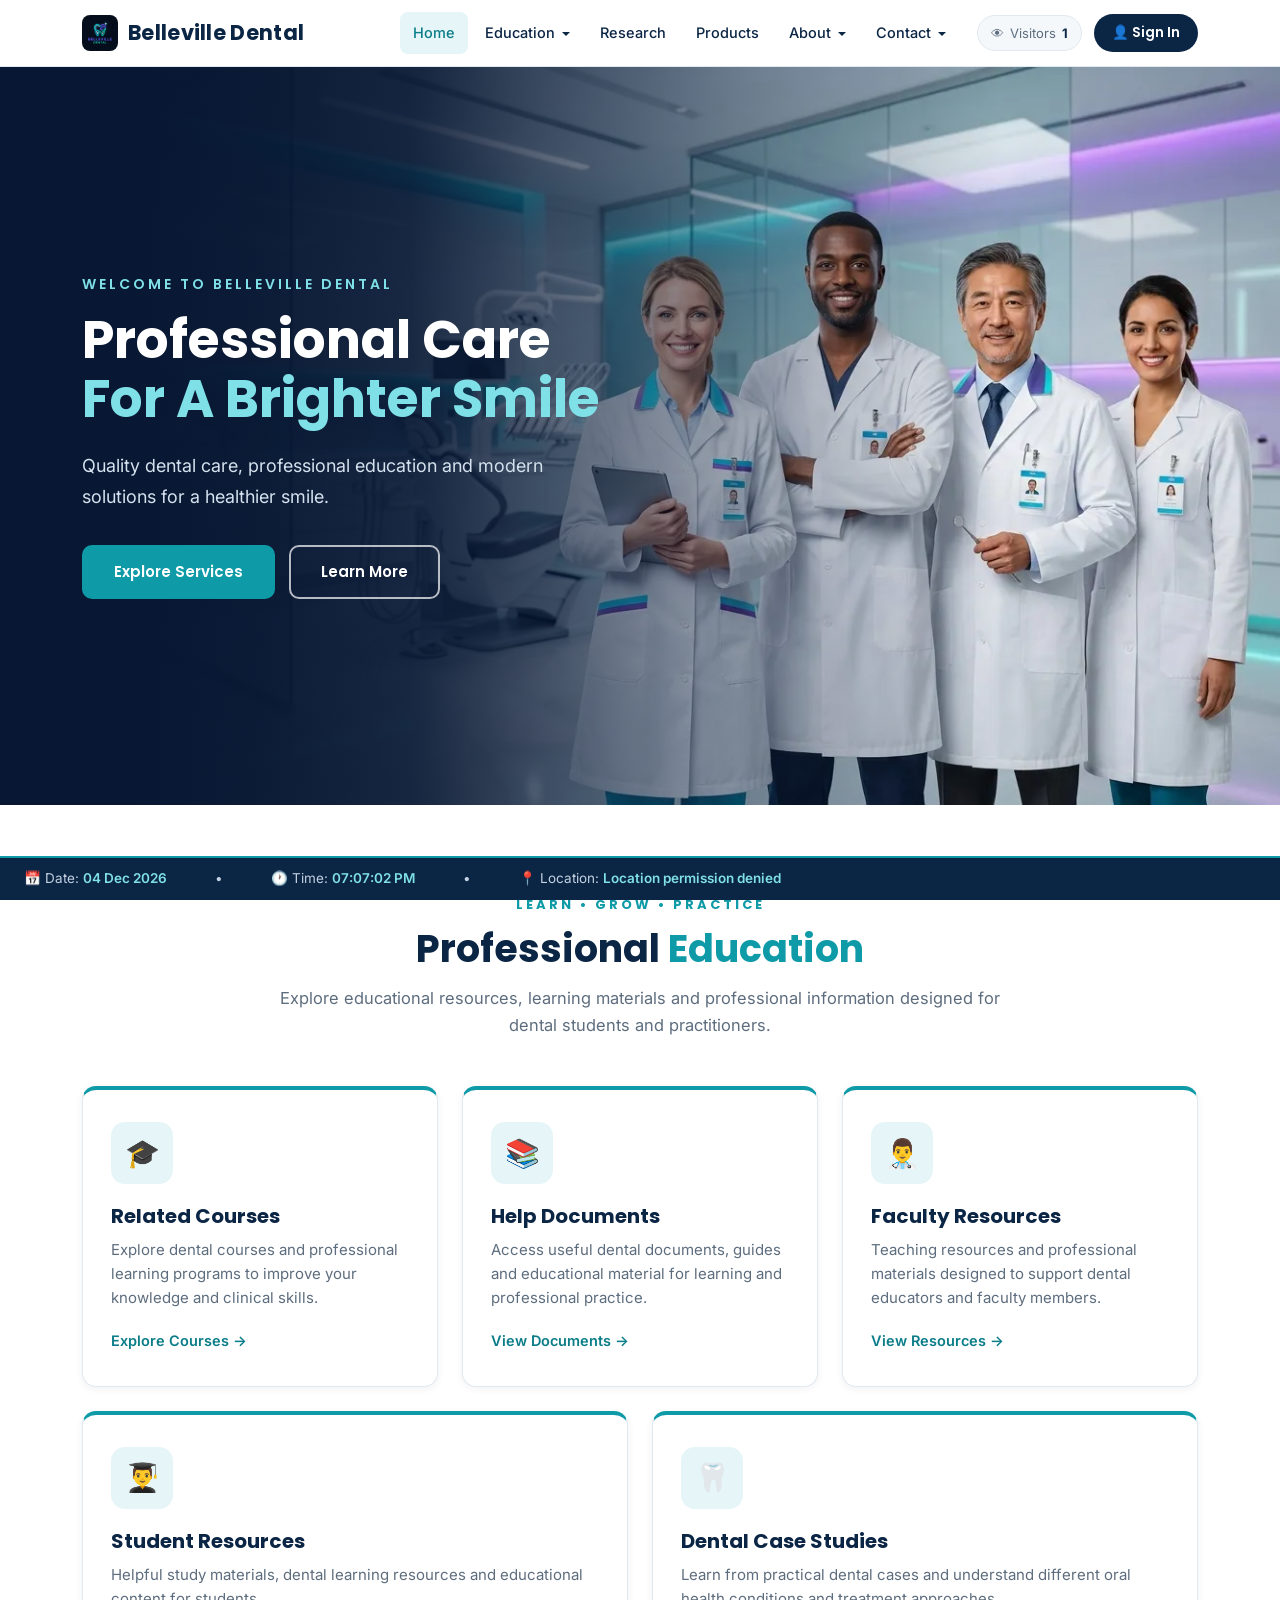
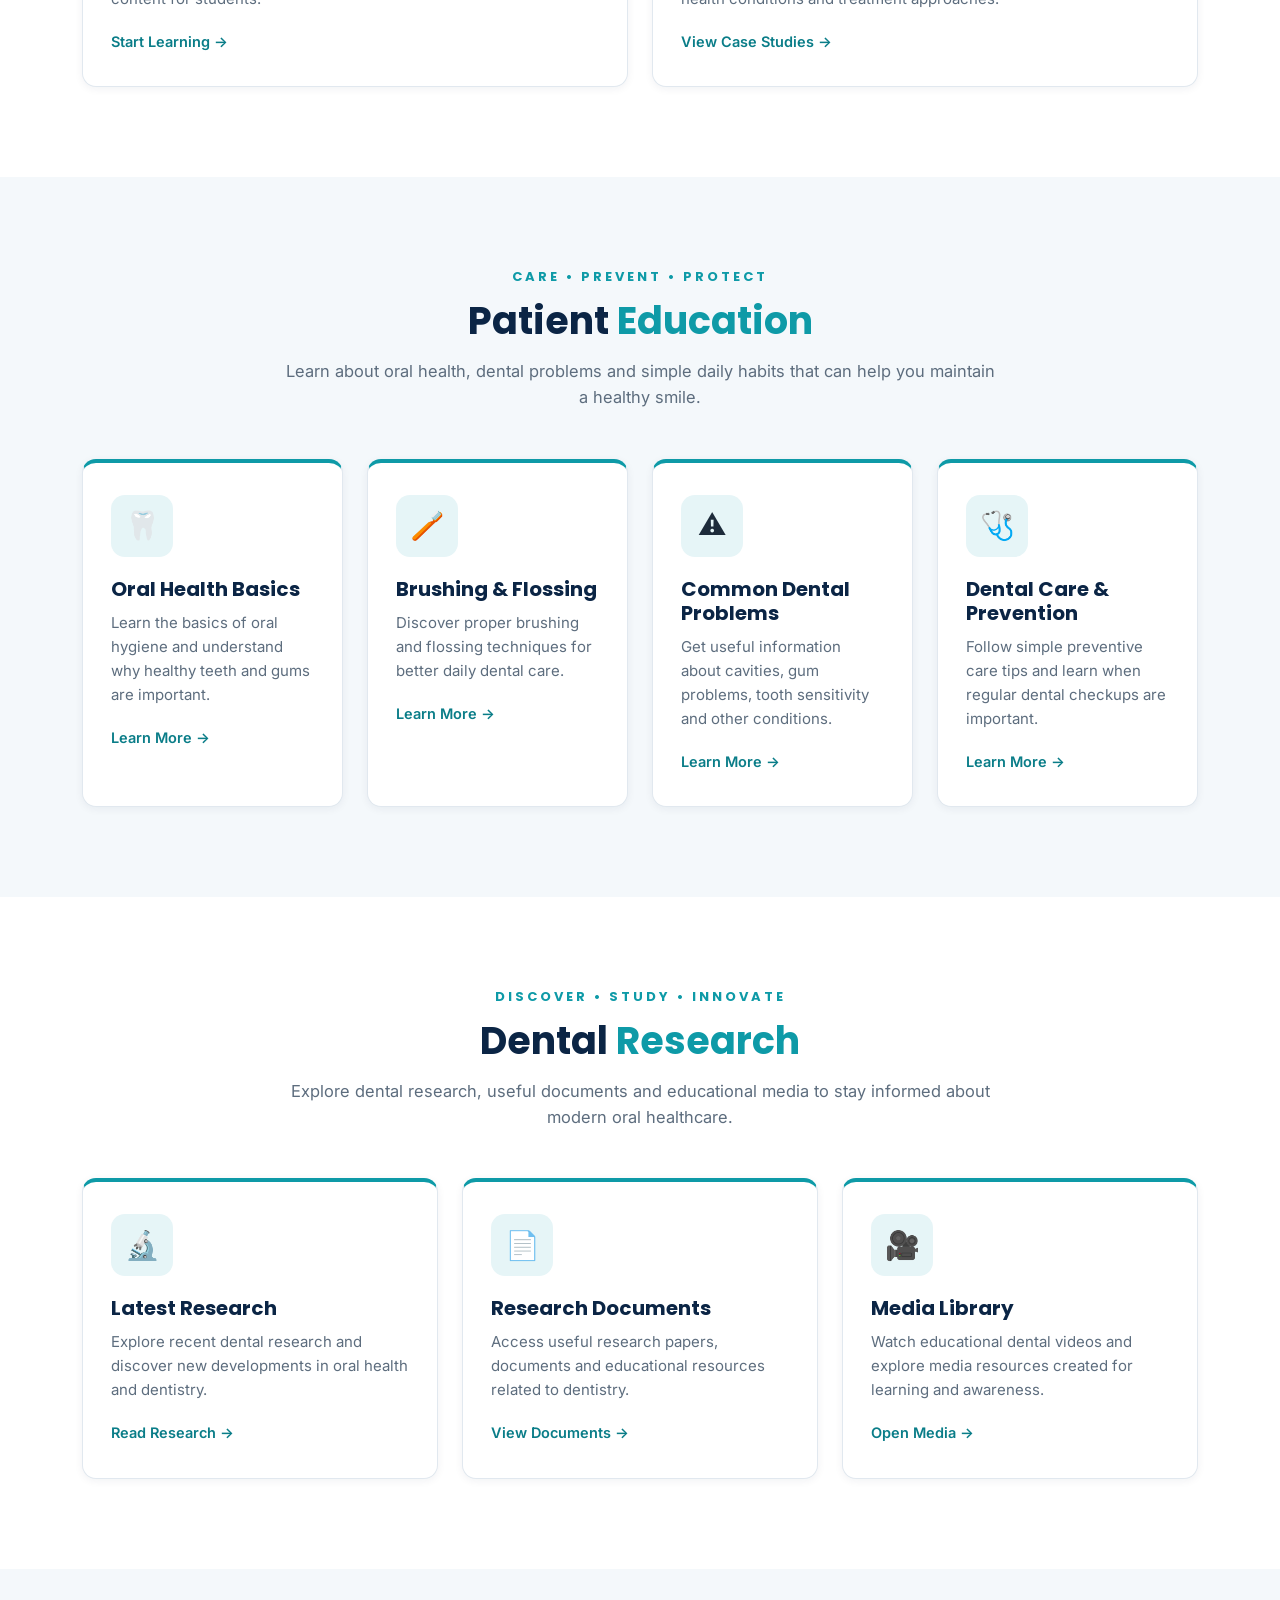
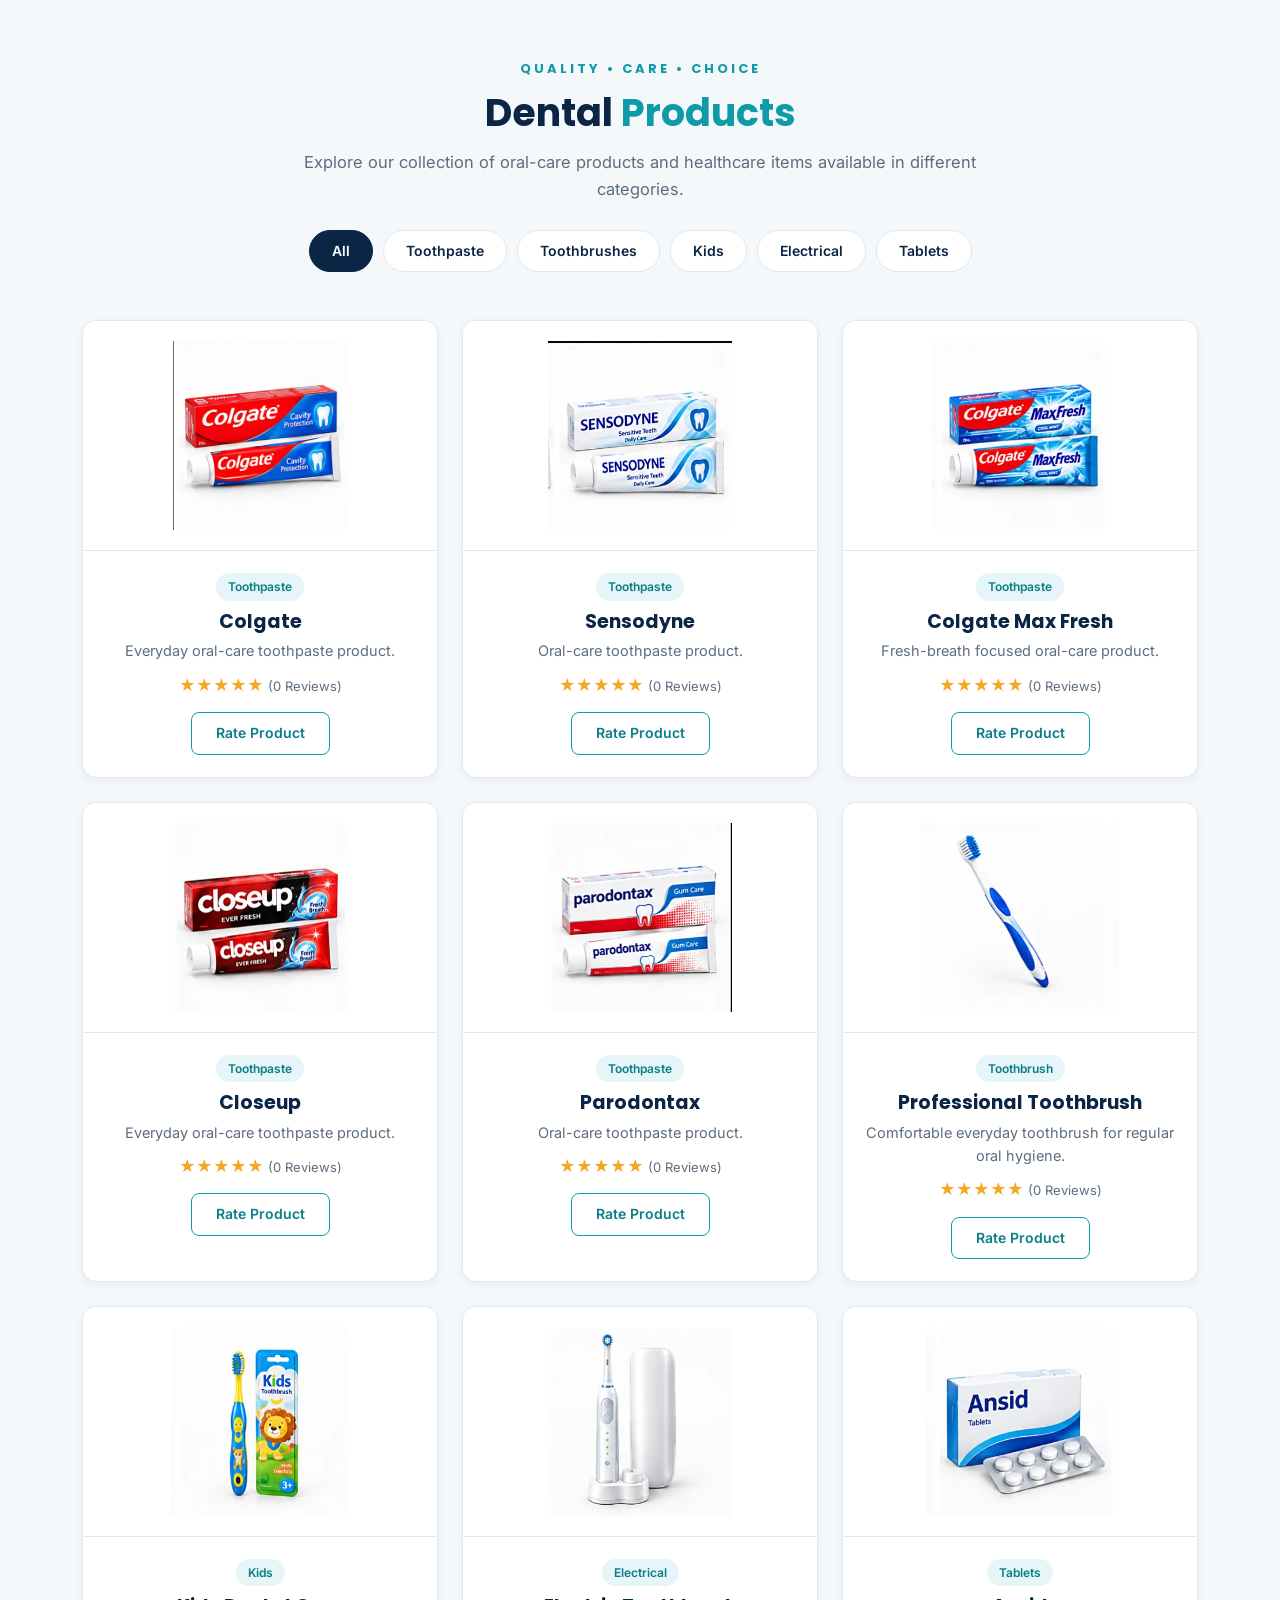
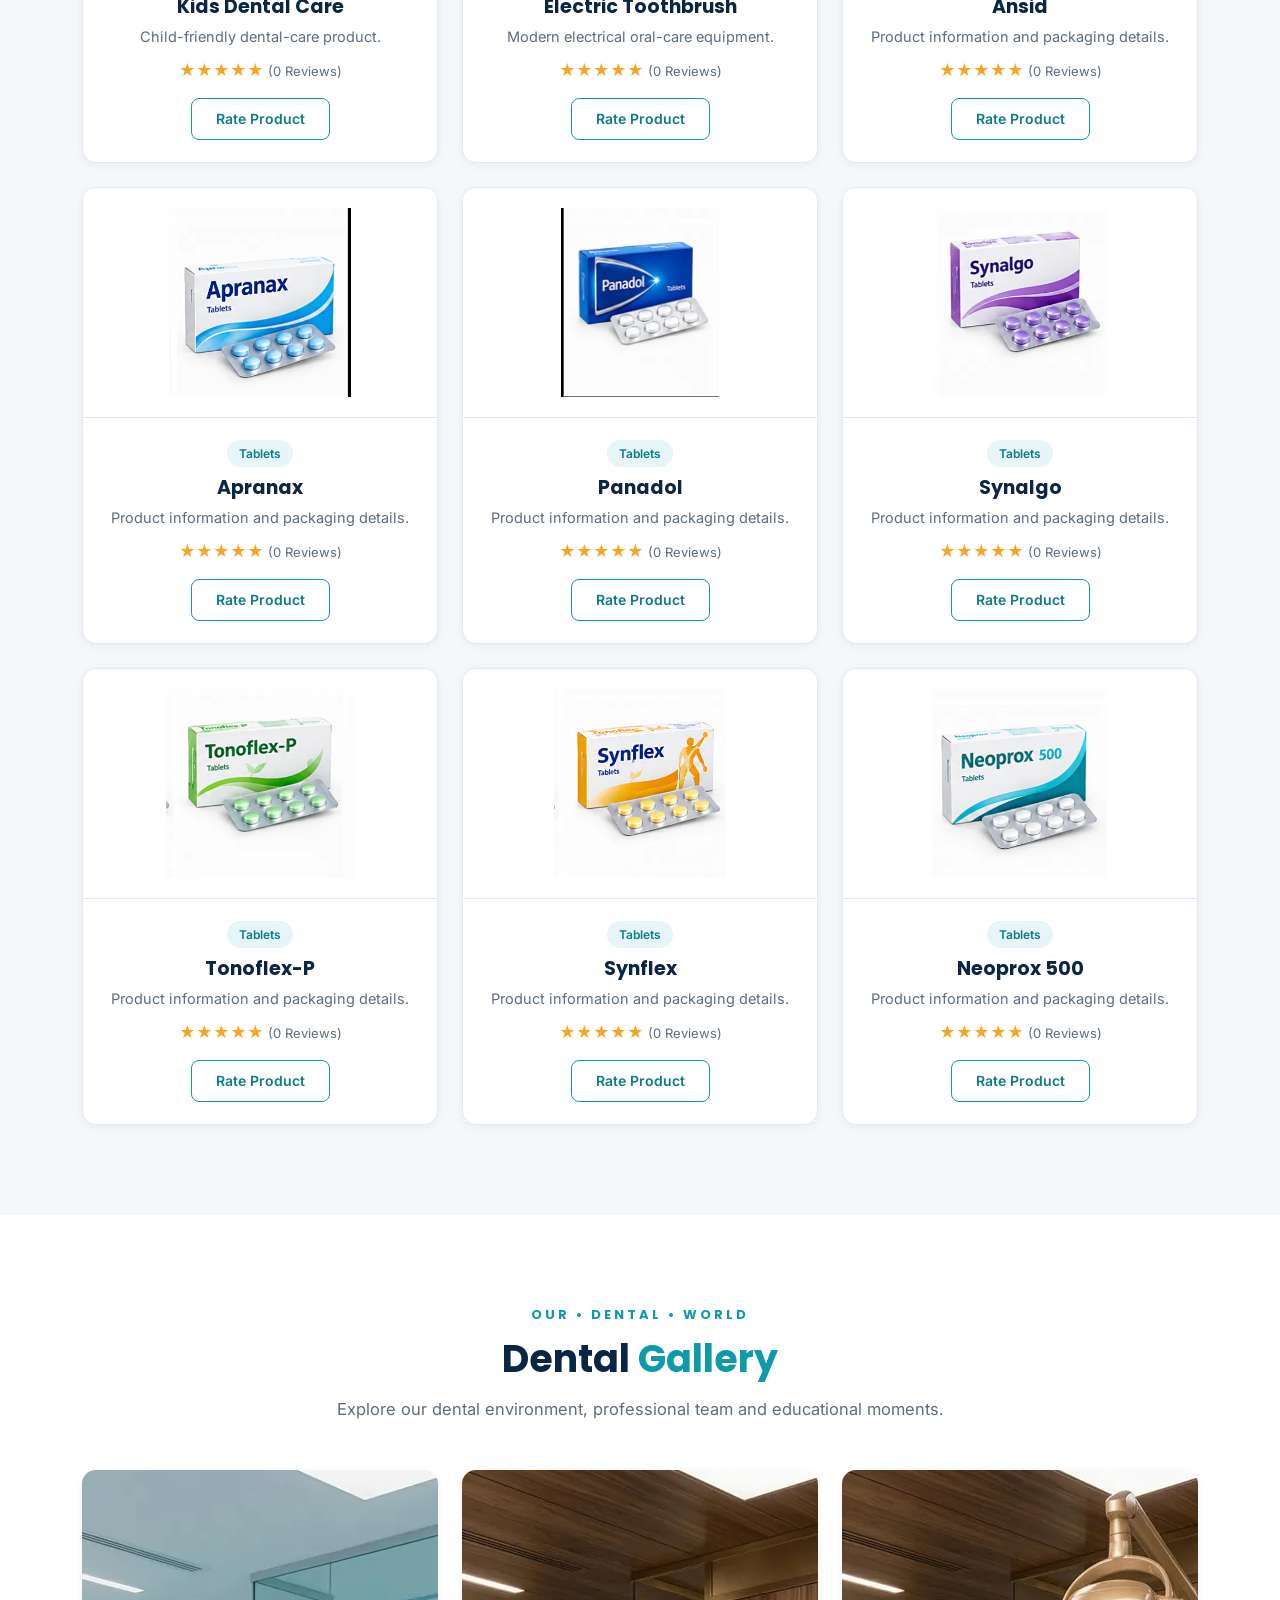
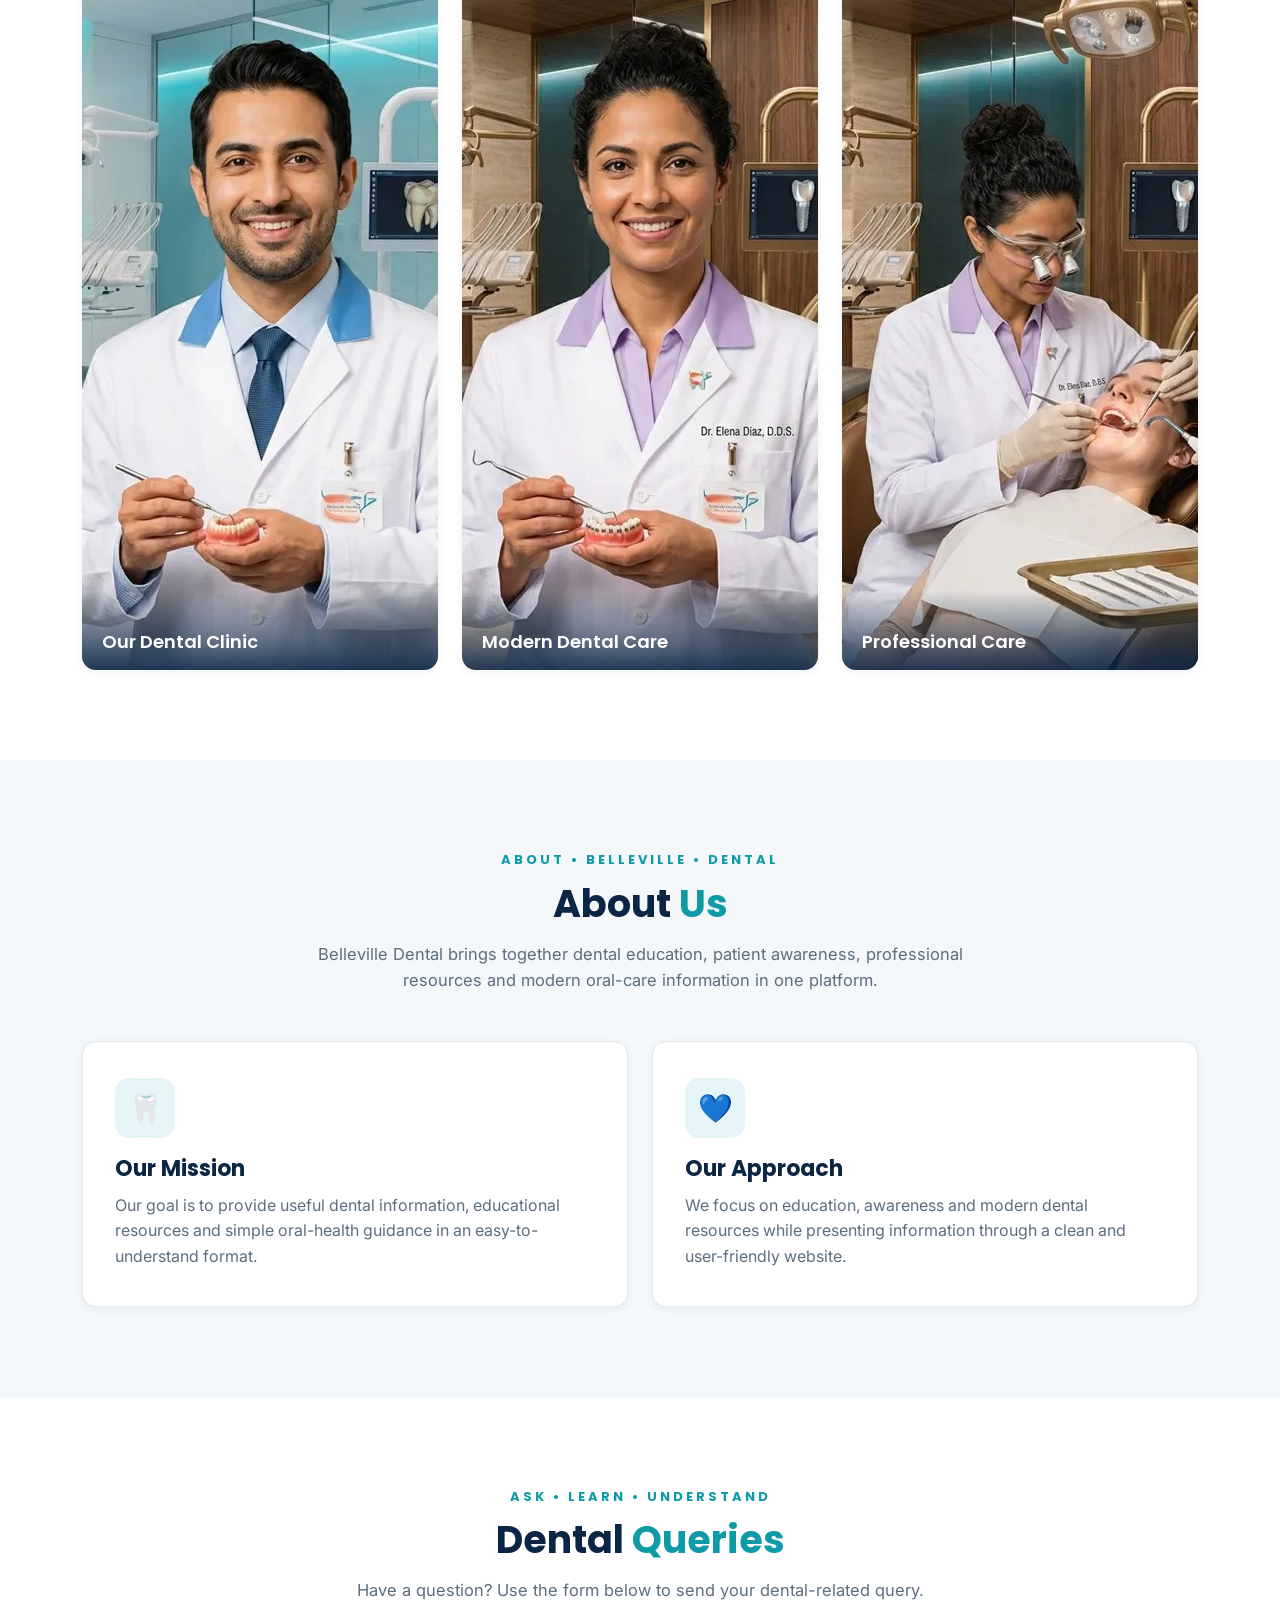
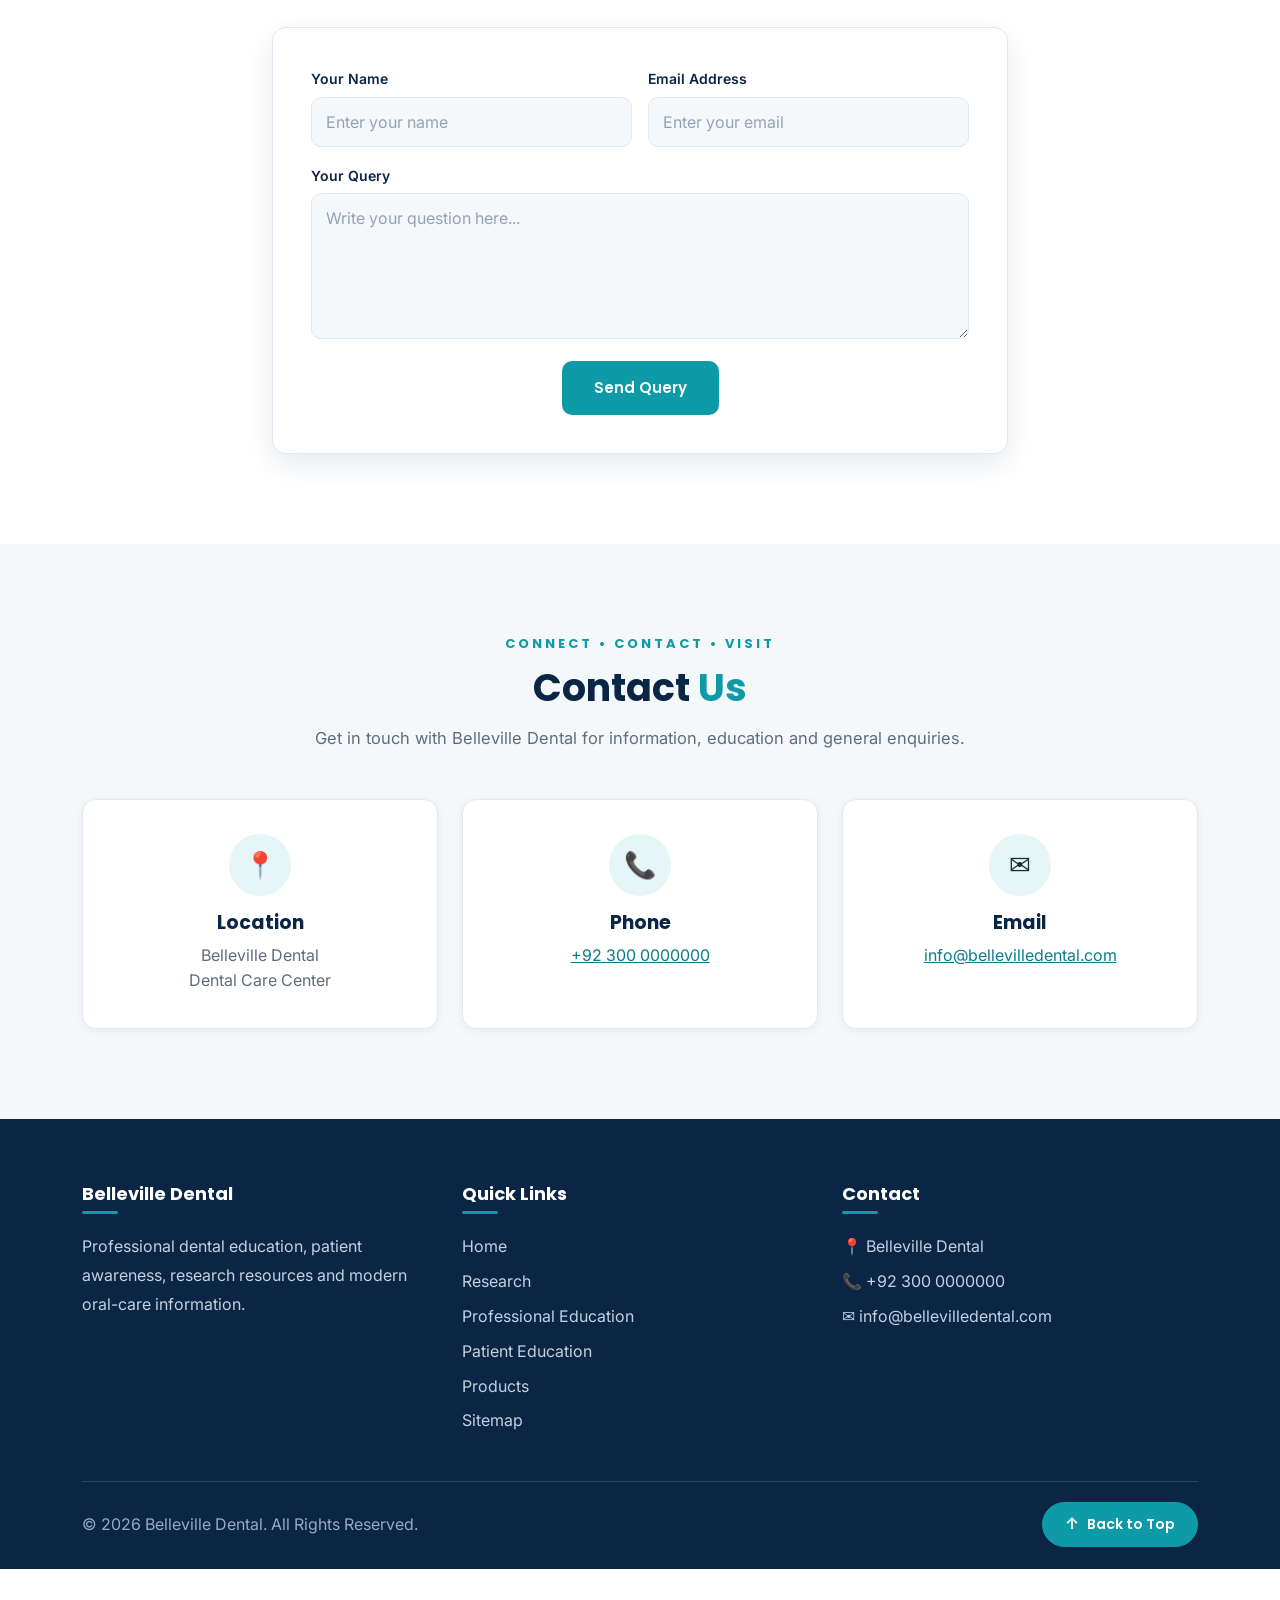
<file: index.html>
<!DOCTYPE html>

<html lang="en">

<head>
<meta charset="UTF-8">

    <meta name="viewport" content="width=device-width, initial-scale=1.0">

    <title>Belleville Dental | Oral Health Education &amp; Dental Care Guides</title>
    <meta name="description" content="Belleville Dental provides practical oral health education, dental care guides, research resources and information about everyday products for healthier teeth and gums.">
    <meta name="keywords" content="Belleville Dental, oral health, dental care, dental education, teeth care, gum health, dental products, patient dental guides">
    <meta name="referrer" content="strict-origin-when-cross-origin">
    <meta name="robots" content="index, follow, max-image-preview:large">
    <meta name="author" content="Belleville Dental">
    <meta name="theme-color" content="#0a1f44">
    <link rel="canonical" href="https://www.bellevilledental.com/">

    <!-- Open Graph (Facebook, WhatsApp, LinkedIn) -->
    <meta property="og:type" content="website">
    <meta property="og:site_name" content="Belleville Dental">
    <meta property="og:title" content="Belleville Dental | Oral Health Education &amp; Dental Care Guides">
    <meta property="og:description" content="Practical oral health education, dental care guides, research resources and everyday oral-care information from Belleville Dental.">
    <meta property="og:url" content="https://www.bellevilledental.com/">
    <meta property="og:image" content="https://www.bellevilledental.com/images/hero-section.webp">
    <meta property="og:image:type" content="image/webp">
    <meta property="og:image:width" content="1200">
    <meta property="og:image:height" content="630">
    <meta property="og:image:alt" content="Belleville Dental team">
    <meta property="og:locale" content="en_US">

    <!-- Twitter card -->
    <meta name="twitter:card" content="summary_large_image">
    <meta name="twitter:title" content="Belleville Dental | Oral Health Education &amp; Dental Care Guides">
    <meta name="twitter:description" content="Practical oral health education, dental care guides, research resources and everyday oral-care information from Belleville Dental.">
    <meta name="twitter:image" content="https://www.bellevilledental.com/images/hero-section.webp">
    <meta name="twitter:image:alt" content="Belleville Dental team of dentists ready to help">

    <link rel="icon" href="images/belleville-dental-favicon.png" type="image/png">
    <link rel="apple-touch-icon" href="images/belleville-dental-favicon.png">
    <link rel="preload" as="image" href="images/hero-section.webp" media="(min-width: 992px)">

    <!-- Structured data (helps Google understand the site) -->
    <script type="application/ld+json">
    {
        "@context": "https://schema.org",
        "@graph": [
            {
                "@type": "Organization",
                "@id": "https://www.bellevilledental.com/#organization",
                "name": "Belleville Dental",
                "url": "https://www.bellevilledental.com/",
                "logo": "https://www.bellevilledental.com/images/belleville-dental-favicon.png",
                "email": "info@bellevilledental.com"
            },
            {
                "@type": "WebSite",
                "@id": "https://www.bellevilledental.com/#website",
                "url": "https://www.bellevilledental.com/",
                "name": "Belleville Dental",
                "description": "Belleville Dental provides practical oral health education, dental care guides, research resources and information about everyday products for healthier teeth and gums.",
                "inLanguage": "en",
                "publisher": { "@id": "https://www.bellevilledental.com/#organization" }
            },
            {
                "@type": "WebPage",
                "@id": "https://www.bellevilledental.com/#webpage",
                "url": "https://www.bellevilledental.com/",
                "name": "Belleville Dental | Oral Health Education & Dental Care Guides",
                "description": "Practical oral health education, dental care guides, research resources and everyday oral-care information from Belleville Dental.",
                "isPartOf": { "@id": "https://www.bellevilledental.com/#website" },
                "inLanguage": "en"
            }
        ]
    }
    </script>


    <link rel="preconnect" href="https://fonts.googleapis.com">
    <link rel="preconnect" href="https://fonts.gstatic.com" crossorigin>
    <link href="https://fonts.googleapis.com/css2?family=Inter:wght@400;500;600&family=Poppins:wght@500;600;700&display=swap" rel="stylesheet">
    <link href="https://cdn.jsdelivr.net/npm/bootstrap@5.3.3/dist/css/bootstrap.min.css" rel="stylesheet">


    <link rel="stylesheet" href="style.css">


</head>

<body>

    <a href="#main" class="skip-link">Skip to main content</a>


    <div class="bottom-ticker">

        <div class="ticker-track">

            <span>
                📅 Date:
                <strong id="currentDate">Loading...</strong>
            </span>

            <span class="ticker-separator">•</span>

            <span>
                🕐 Time:
                <strong id="currentTime">Loading...</strong>
            </span>

            <span class="ticker-separator">•</span>

            <span>
                📍 Location:
                <strong id="userLocation">Detecting location...</strong>
            </span>

        </div>

    </div>





    <div class="modal fade" id="authModal" tabindex="-1">

        <div class="modal-dialog modal-dialog-centered">

            <div class="modal-content auth-modal">

                <div class="modal-header">

                    <h5 class="modal-title" id="authTitle">
                        Sign In
                    </h5>

                    <button type="button" class="btn-close btn-close-white" data-bs-dismiss="modal">
                    </button>

                </div>


                <div class="modal-body">

                   

                    <form id="loginForm">

                        <div class="auth-input">
                            <label>Email</label>

                            <input type="email" id="loginEmail" placeholder="Enter your email" required>
                        </div>


                        <div class="auth-input">
                            <label>Password</label>

                            <input type="password" id="loginPassword" placeholder="Enter your password" required>
                        </div>


                        <button type="submit" class="auth-submit">
                            Sign In
                        </button>


                        <p class="auth-switch">
                            Don't have an account?

                            <a href="#" id="showSignup">
                                Create Account
                            </a>
                        </p>

                    </form>


                 

                    <form id="signupForm" style="display: none;">

                        <div class="auth-input">
                            <label>Full Name</label>

                            <input type="text" id="signupName" placeholder="Enter your name" required>
                        </div>


                        <div class="auth-input">
                            <label>Email</label>

                            <input type="email" id="signupEmail" placeholder="Enter your email" required>
                        </div>


                        <div class="auth-input">
                            <label>Password</label>

                            <input type="password" id="signupPassword" placeholder="Create a password" required>
                        </div>


                        <button type="submit" class="auth-submit">
                            Create Account
                        </button>


                        <p class="auth-switch">
                            Already have an account?

                            <a href="#" id="showLogin">
                                Sign In
                            </a>
                        </p>

                    </form>


                    <p id="authMessage" class="auth-message">
                    </p>

                </div>

            </div>

        </div>

    </div>

    <div class="modal fade card-modal" id="cardModal" tabindex="-1" aria-hidden="true">
        <div class="modal-dialog modal-dialog-centered modal-dialog-scrollable">
            <div class="modal-content">
                <div class="card-modal-head">
                    <div class="card-modal-icon" id="cardModalIcon"></div>
                    <div>
                        <small id="cardModalTag"></small>
                        <h5 id="cardModalTitle"></h5>
                    </div>
                    <button type="button" class="btn-close btn-close-white" data-bs-dismiss="modal" aria-label="Close"></button>
                </div>
                <div class="modal-body">
                    <p class="lead-text" id="cardModalText"></p>
                    <h6>What you will find here</h6>
                    <ul id="cardModalList"></ul>
                </div>
                <div class="modal-footer">
                    <button type="button" class="btn-theme" data-bs-dismiss="modal">Close</button>
                </div>
            </div>
        </div>
    </div>

    <nav class="navbar navbar-expand-lg" aria-label="Main navigation">

        <div class="container-xl">

            <a class="navbar-brand" href="#home">
                <img src="images/belleville-dental-favicon.png" alt="Belleville Dental logo" width="192" height="192">
                Belleville Dental
            </a>

            <button class="navbar-toggler" type="button" data-bs-toggle="collapse" data-bs-target="#navbarMenu"
                aria-controls="navbarMenu" aria-expanded="false" aria-label="Toggle navigation">
                <span class="navbar-toggler-icon"></span>
            </button>

            <div class="collapse navbar-collapse" id="navbarMenu">

                <ul class="navbar-nav ms-auto">

                    <li class="nav-item">
                        <a class="nav-link active" href="#home">Home</a>
                    </li>

                    <li class="nav-item dropdown">
                        <a class="nav-link dropdown-toggle" href="#professional" role="button" data-bs-toggle="dropdown"
                            aria-expanded="false">Education</a>
                        <ul class="dropdown-menu">
                            <li><a class="dropdown-item" href="#professional">Professional Education</a></li>
                            <li><a class="dropdown-item" href="#patient">Patient Education</a></li>
                        </ul>
                    </li>

                    <li class="nav-item">
                        <a class="nav-link" href="#research">Research</a>
                    </li>

                    <li class="nav-item">
                        <a class="nav-link" href="#products">Products</a>
                    </li>

                    <li class="nav-item dropdown">
                        <a class="nav-link dropdown-toggle" href="#about" role="button" data-bs-toggle="dropdown"
                            aria-expanded="false">About</a>
                        <ul class="dropdown-menu">
                            <li><a class="dropdown-item" href="#about">About Us</a></li>
                            <li><a class="dropdown-item" href="#gallery">Gallery</a></li>
                            <li><a class="dropdown-item" href="sitemap.html">Sitemap</a></li>
                        </ul>
                    </li>

                    <li class="nav-item dropdown">
                        <a class="nav-link dropdown-toggle" href="#contact" role="button" data-bs-toggle="dropdown"
                            aria-expanded="false">Contact</a>
                        <ul class="dropdown-menu">
                            <li><a class="dropdown-item" href="#queries">Send a Query</a></li>
                            <li><a class="dropdown-item" href="#contact">Contact Us</a></li>
                        </ul>
                    </li>

                </ul>

                <div class="navbar-right">

                    <div class="visitor-counter">
                        <span class="visitor-eye">👁</span>
                        <span class="visitor-text">Visitors</span>
                        <strong id="visitorCount">0</strong>
                    </div>

                    <div class="auth-area" id="authArea">
                        <button class="auth-btn" id="signInBtn">👤 Sign In</button>
                    </div>

                </div>

            </div>

        </div>

    </nav>

    <main id="main">

    <section id="home" class="home-section">

        <div class="container">

            <div class="row">

                <div class="col-lg-6 home-content">

                    <p class="home-subtitle">WELCOME TO BELLEVILLE DENTAL</p>

                    <h1>
                        Professional Care
                        <span>For A Brighter Smile</span>
                    </h1>

                    <p class="home-text">
                        Quality dental care, professional education
                        and modern solutions for a healthier smile.
                    </p>

                    <div class="home-buttons">
                        <a href="#professional" class="btn-theme">Explore Services</a>
                        <a href="#about" class="btn-outline-theme">Learn More</a>
                    </div>

                </div>

            </div>

        </div>

        <img width="1376" height="768" src="images/hero-section.webp" alt="Belleville Dental team of dentists ready to help" class="hero-img-mobile">

    </section>


    <section id="professional" class="professional-section">

        <div class="container">

            <div class="section-heading text-center">

                <p class="section-subtitle">
                    LEARN • GROW • PRACTICE
                </p>

                <h2 class="section-title">
                    Professional <span>Education</span>
                </h2>

                <p class="section-description">

                    Explore educational resources, learning materials
                    and professional information designed for dental
                    students and practitioners.

                </p>

            </div>


            <div class="row g-4 mt-4">


                <div class="col-lg-4 col-md-6">

                    <div class="education-card">

                        <div class="education-icon">
                            🎓
                        </div>

                        <h3>
                            Related Courses
                        </h3>

                        <p>
                            Explore dental courses and professional
                            learning programs to improve your knowledge
                            and clinical skills.
                        </p>

                        <a href="#" class="education-link">
                            Explore Courses →
                        </a>

                    </div>

                </div>


                <div class="col-lg-4 col-md-6">

                    <div class="education-card">

                        <div class="education-icon">
                            📚
                        </div>

                        <h3>
                            Help Documents
                        </h3>

                        <p>
                            Access useful dental documents, guides and
                            educational material for learning and
                            professional practice.
                        </p>

                        <a href="#" class="education-link">
                            View Documents →
                        </a>

                    </div>

                </div>


                <div class="col-lg-4 col-md-6">

                    <div class="education-card">

                        <div class="education-icon">
                            👨‍⚕️
                        </div>

                        <h3>
                            Faculty Resources
                        </h3>

                        <p>
                            Teaching resources and professional materials
                            designed to support dental educators and
                            faculty members.
                        </p>

                        <a href="#" class="education-link">
                            View Resources →
                        </a>

                    </div>

                </div>


                <div class="col-lg-6 col-md-6">

                    <div class="education-card">

                        <div class="education-icon">
                            👨‍🎓
                        </div>

                        <h3>
                            Student Resources
                        </h3>

                        <p>
                            Helpful study materials, dental learning
                            resources and educational content for
                            students.
                        </p>

                        <a href="#" class="education-link">
                            Start Learning →
                        </a>

                    </div>

                </div>


                <div class="col-lg-6 col-md-6">

                    <div class="education-card">

                        <div class="education-icon">
                            🦷
                        </div>

                        <h3>
                            Dental Case Studies
                        </h3>

                        <p>
                            Learn from practical dental cases and
                            understand different oral health conditions
                            and treatment approaches.
                        </p>

                        <a href="#" class="education-link">
                            View Case Studies →
                        </a>

                    </div>

                </div>

            </div>

        </div>


    </section>


    <section id="patient" class="patient-section">

        <div class="container">

            <div class="section-heading text-center">

                <p class="section-subtitle">
                    CARE • PREVENT • PROTECT
                </p>

                <h2 class="section-title">
                    Patient <span>Education</span>
                </h2>

                <p class="section-description">

                    Learn about oral health, dental problems and simple
                    daily habits that can help you maintain a healthy smile.

                </p>

            </div>


            <div class="row g-4 mt-4">


                <div class="col-lg-3 col-md-6">

                    <div class="education-card patient-card">

                        <div class="education-icon">
                            🦷
                        </div>

                        <h3>
                            Oral Health Basics
                        </h3>

                        <p>
                            Learn the basics of oral hygiene and understand
                            why healthy teeth and gums are important.
                        </p>

                        <a href="#" class="education-link">
                            Learn More →
                        </a>

                    </div>

                </div>


                <div class="col-lg-3 col-md-6">

                    <div class="education-card patient-card">

                        <div class="education-icon">
                            🪥
                        </div>

                        <h3>
                            Brushing & Flossing
                        </h3>

                        <p>
                            Discover proper brushing and flossing techniques
                            for better daily dental care.
                        </p>

                        <a href="#" class="education-link">
                            Learn More →
                        </a>

                    </div>

                </div>


                <div class="col-lg-3 col-md-6">

                    <div class="education-card patient-card">

                        <div class="education-icon">
                            ⚠️
                        </div>

                        <h3>
                            Common Dental Problems
                        </h3>

                        <p>
                            Get useful information about cavities, gum
                            problems, tooth sensitivity and other conditions.
                        </p>

                        <a href="#" class="education-link">
                            Learn More →
                        </a>

                    </div>

                </div>


                <div class="col-lg-3 col-md-6">

                    <div class="education-card patient-card">

                        <div class="education-icon">
                            🩺
                        </div>

                        <h3>
                            Dental Care & Prevention
                        </h3>

                        <p>
                            Follow simple preventive care tips and learn
                            when regular dental checkups are important.
                        </p>

                        <a href="#" class="education-link">
                            Learn More →
                        </a>

                    </div>

                </div>

            </div>

        </div>


    </section>



    <section id="research" class="research-section">

        <div class="container">

            <div class="section-heading text-center">

                <p class="section-subtitle">
                    DISCOVER • STUDY • INNOVATE
                </p>

                <h2 class="section-title">
                    Dental <span>Research</span>
                </h2>

                <p class="section-description">

                    Explore dental research, useful documents and
                    educational media to stay informed about modern
                    oral healthcare.

                </p>

            </div>


            <div class="row g-4 mt-4">


                <div class="col-lg-4 col-md-6">

                    <div class="research-card">

                        <div class="research-icon">
                            🔬
                        </div>

                        <h3>
                            Latest Research
                        </h3>

                        <p>
                            Explore recent dental research and discover
                            new developments in oral health and dentistry.
                        </p>

                        <a href="#" class="research-link">
                            Read Research →
                        </a>

                    </div>

                </div>


                <div class="col-lg-4 col-md-6">

                    <div class="research-card">

                        <div class="research-icon">
                            📄
                        </div>

                        <h3>
                            Research Documents
                        </h3>

                        <p>
                            Access useful research papers, documents and
                            educational resources related to dentistry.
                        </p>

                        <a href="#" class="research-link">
                            View Documents →
                        </a>

                    </div>

                </div>


                <div class="col-lg-4 col-md-6">

                    <div class="research-card">

                        <div class="research-icon">
                            🎥
                        </div>

                        <h3>
                            Media Library
                        </h3>

                        <p>
                            Watch educational dental videos and explore
                            media resources created for learning and awareness.
                        </p>

                        <a href="#" class="research-link">
                            Open Media →
                        </a>

                    </div>

                </div>

            </div>

        </div>


    </section>



    <section id="products" class="products-section">


        <div class="container">

            <div class="section-heading text-center">

                <p class="section-subtitle">
                    QUALITY • CARE • CHOICE
                </p>

                <h2 class="section-title">
                    Dental <span>Products</span>
                </h2>

                <p class="section-description">

                    Explore our collection of oral-care products and
                    healthcare items available in different categories.

                </p>

            </div>


            <div class="product-filters text-center">

                <button class="product-filter active" data-filter="all">
                    All
                </button>

                <button class="product-filter" data-filter="toothpaste">
                    Toothpaste
                </button>

                <button class="product-filter" data-filter="toothbrush">
                    Toothbrushes
                </button>

                <button class="product-filter" data-filter="kids">
                    Kids
                </button>

                <button class="product-filter" data-filter="electrical">
                    Electrical
                </button>

                <button class="product-filter" data-filter="tablets">
                    Tablets
                </button>

            </div>


            <div class="row g-4 mt-4">



                <div class="col-lg-4 col-md-6 product-item" data-category="toothpaste">

                    <div class="product-card">

                        <div class="product-image">

                            <img width="800" height="872" loading="lazy" decoding="async" src="images/colgate.webp" alt="Colgate toothpaste pack">

                        </div>

                        <div class="product-content">

                            <span class="product-category">
                                Toothpaste
                            </span>

                            <h3>
                                Colgate
                            </h3>

                            <p>
                                Everyday oral-care toothpaste product.
                            </p>

                            <div class="product-rating">
                                ★★★★★
                                <span>(0 Reviews)</span>
                            </div>

                            <button class="product-btn">
                                Rate Product
                            </button>

                        </div>

                    </div>

                </div>


                <div class="col-lg-4 col-md-6 product-item" data-category="toothpaste">

                    <div class="product-card">

                        <div class="product-image">

                            <img width="318" height="328" loading="lazy" decoding="async" src="images/sensodyne.webp" alt="Sensodyne toothpaste for sensitive teeth">

                        </div>

                        <div class="product-content">

                            <span class="product-category">
                                Toothpaste
                            </span>

                            <h3>
                                Sensodyne
                            </h3>

                            <p>
                                Oral-care toothpaste product.
                            </p>

                            <div class="product-rating">
                                ★★★★★
                                <span>(0 Reviews)</span>
                            </div>

                            <button class="product-btn">
                                Rate Product
                            </button>

                        </div>

                    </div>

                </div>




                <div class="col-lg-4 col-md-6 product-item" data-category="toothpaste">

                    <div class="product-card">

                        <div class="product-image">

                            <img width="318" height="342" loading="lazy" decoding="async" src="images/colgate-max-fresh.webp" alt="Colgate Max Fresh toothpaste pack">

                        </div>

                        <div class="product-content">

                            <span class="product-category">
                                Toothpaste
                            </span>

                            <h3>
                                Colgate Max Fresh
                            </h3>

                            <p>
                                Fresh-breath focused oral-care product.
                            </p>

                            <div class="product-rating">
                                ★★★★★
                                <span>(0 Reviews)</span>
                            </div>

                            <button class="product-btn">
                                Rate Product
                            </button>

                        </div>

                    </div>

                </div>




                <div class="col-lg-4 col-md-6 product-item" data-category="toothpaste">

                    <div class="product-card">

                        <div class="product-image">

                            <img width="306" height="328" loading="lazy" decoding="async" src="images/closeup-toothpaste.webp" alt="Closeup toothpaste pack">

                        </div>

                        <div class="product-content">

                            <span class="product-category">
                                Toothpaste
                            </span>

                            <h3>
                                Closeup
                            </h3>

                            <p>
                                Everyday oral-care toothpaste product.
                            </p>

                            <div class="product-rating">
                                ★★★★★
                                <span>(0 Reviews)</span>
                            </div>

                            <button class="product-btn">
                                Rate Product
                            </button>

                        </div>

                    </div>

                </div>




                <div class="col-lg-4 col-md-6 product-item" data-category="toothpaste">

                    <div class="product-card">

                        <div class="product-image">

                            <img width="316" height="326" loading="lazy" decoding="async" src="images/parodontax.webp" alt="Parodontax toothpaste for healthy gums">

                        </div>

                        <div class="product-content">

                            <span class="product-category">
                                Toothpaste
                            </span>

                            <h3>
                                Parodontax
                            </h3>

                            <p>
                                Oral-care toothpaste product.
                            </p>

                            <div class="product-rating">
                                ★★★★★
                                <span>(0 Reviews)</span>
                            </div>

                            <button class="product-btn">
                                Rate Product
                            </button>

                        </div>

                    </div>

                </div>




                <div class="col-lg-4 col-md-6 product-item" data-category="toothbrush">

                    <div class="product-card">

                        <div class="product-image">

                            <img width="330" height="316" loading="lazy" decoding="async" src="images/toothbrush.webp" alt="Professional manual toothbrush">

                        </div>

                        <div class="product-content">

                            <span class="product-category">
                                Toothbrush
                            </span>

                            <h3>
                                Professional Toothbrush
                            </h3>

                            <p>
                                Comfortable everyday toothbrush for
                                regular oral hygiene.
                            </p>

                            <div class="product-rating">
                                ★★★★★
                                <span>(0 Reviews)</span>
                            </div>

                            <button class="product-btn">
                                Rate Product
                            </button>

                        </div>

                    </div>

                </div>



                <div class="col-lg-4 col-md-6 product-item" data-category="kids">

                    <div class="product-card">

                        <div class="product-image">

                            <img width="316" height="334" loading="lazy" decoding="async" src="images/kids-dental-care.webp" alt="Kids dental care product">

                        </div>

                        <div class="product-content">

                            <span class="product-category">
                                Kids
                            </span>

                            <h3>
                                Kids Dental Care
                            </h3>

                            <p>
                                Child-friendly dental-care product.
                            </p>

                            <div class="product-rating">
                                ★★★★★
                                <span>(0 Reviews)</span>
                            </div>

                            <button class="product-btn">
                                Rate Product
                            </button>

                        </div>

                    </div>

                </div>




                <div class="col-lg-4 col-md-6 product-item" data-category="electrical">

                    <div class="product-card">

                        <div class="product-image">

                            <img width="294" height="304" loading="lazy" decoding="async" src="images/electric-toothbrush.webp" alt="Electric Toothbrush">

                        </div>

                        <div class="product-content">

                            <span class="product-category">
                                Electrical
                            </span>

                            <h3>
                                Electric Toothbrush
                            </h3>

                            <p>
                                Modern electrical oral-care equipment.
                            </p>

                            <div class="product-rating">
                                ★★★★★
                                <span>(0 Reviews)</span>
                            </div>

                            <button class="product-btn">
                                Rate Product
                            </button>

                        </div>

                    </div>

                </div>



                <div class="col-lg-4 col-md-6 product-item" data-category="tablets">

                    <div class="product-card">

                        <div class="product-image">

                            <img width="320" height="320" loading="lazy" decoding="async" src="images/ansid.webp" alt="Ansid tablets pack">

                        </div>

                        <div class="product-content">

                            <span class="product-category">
                                Tablets
                            </span>

                            <h3>
                                Ansid
                            </h3>

                            <p>
                                Product information and packaging details.
                            </p>

                            <div class="product-rating">
                                ★★★★★
                                <span>(0 Reviews)</span>
                            </div>

                            <button class="product-btn">
                                Rate Product
                            </button>

                        </div>

                    </div>

                </div>



                <div class="col-lg-4 col-md-6 product-item" data-category="tablets">

                    <div class="product-card">

                        <div class="product-image">

                            <img width="326" height="338" loading="lazy" decoding="async" src="images/apranax.webp" alt="Apranax tablets pack">

                        </div>

                        <div class="product-content">

                            <span class="product-category">
                                Tablets
                            </span>

                            <h3>
                                Apranax
                            </h3>

                            <p>
                                Product information and packaging details.
                            </p>

                            <div class="product-rating">
                                ★★★★★
                                <span>(0 Reviews)</span>
                            </div>

                            <button class="product-btn">
                                Rate Product
                            </button>

                        </div>

                    </div>

                </div>




                <div class="col-lg-4 col-md-6 product-item" data-category="tablets">

                    <div class="product-card">

                        <div class="product-image">

                            <img width="326" height="388" loading="lazy" decoding="async" src="images/panadol.webp" alt="Panadol tablets pack">

                        </div>

                        <div class="product-content">

                            <span class="product-category">
                                Tablets
                            </span>

                            <h3>
                                Panadol
                            </h3>

                            <p>
                                Product information and packaging details.
                            </p>

                            <div class="product-rating">
                                ★★★★★
                                <span>(0 Reviews)</span>
                            </div>

                            <button class="product-btn">
                                Rate Product
                            </button>

                        </div>

                    </div>

                </div>




                <div class="col-lg-4 col-md-6 product-item" data-category="tablets">

                    <div class="product-card">

                        <div class="product-image">

                            <img width="310" height="332" loading="lazy" decoding="async" src="images/synalgo.webp" alt="Synalgo tablets pack">

                        </div>

                        <div class="product-content">

                            <span class="product-category">
                                Tablets
                            </span>

                            <h3>
                                Synalgo
                            </h3>

                            <p>
                                Product information and packaging details.
                            </p>

                            <div class="product-rating">
                                ★★★★★
                                <span>(0 Reviews)</span>
                            </div>

                            <button class="product-btn">
                                Rate Product
                            </button>

                        </div>

                    </div>

                </div>




                <div class="col-lg-4 col-md-6 product-item" data-category="tablets">

                    <div class="product-card">

                        <div class="product-image">

                            <img width="336" height="338" loading="lazy" decoding="async" src="images/tonoflex-p.webp" alt="Tonoflex-P tablets pack">

                        </div>

                        <div class="product-content">

                            <span class="product-category">
                                Tablets
                            </span>

                            <h3>
                                Tonoflex-P
                            </h3>

                            <p>
                                Product information and packaging details.
                            </p>

                            <div class="product-rating">
                                ★★★★★
                                <span>(0 Reviews)</span>
                            </div>

                            <button class="product-btn">
                                Rate Product
                            </button>

                        </div>

                    </div>

                </div>




                <div class="col-lg-4 col-md-6 product-item" data-category="tablets">

                    <div class="product-card">

                        <div class="product-image">

                            <img width="312" height="344" loading="lazy" decoding="async" src="images/synflex.webp" alt="Synflex tablets pack">

                        </div>

                        <div class="product-content">

                            <span class="product-category">
                                Tablets
                            </span>

                            <h3>
                                Synflex
                            </h3>

                            <p>
                                Product information and packaging details.
                            </p>

                            <div class="product-rating">
                                ★★★★★
                                <span>(0 Reviews)</span>
                            </div>

                            <button class="product-btn">
                                Rate Product
                            </button>

                        </div>

                    </div>

                </div>



                <div class="col-lg-4 col-md-6 product-item" data-category="tablets">

                    <div class="product-card">

                        <div class="product-image">

                            <img width="302" height="324" loading="lazy" decoding="async" src="images/neoprox-500.webp" alt="Neoprox 500 tablets pack">

                        </div>

                        <div class="product-content">

                            <span class="product-category">
                                Tablets
                            </span>

                            <h3>
                                Neoprox 500
                            </h3>

                            <p>
                                Product information and packaging details.
                            </p>

                            <div class="product-rating">
                                ★★★★★
                                <span>(0 Reviews)</span>
                            </div>

                            <button class="product-btn">
                                Rate Product
                            </button>

                        </div>

                    </div>

                </div>

            </div>

        </div>


    </section>


    <section id="gallery" class="gallery-section">


        <div class="container">

            <div class="section-heading text-center">

                <p class="section-subtitle">
                    OUR • DENTAL • WORLD
                </p>

                <h2 class="section-title">
                    Dental <span>Gallery</span>
                </h2>

                <p class="section-description">

                    Explore our dental environment, professional team
                    and educational moments.

                </p>

            </div>


            <div class="row g-4 mt-4">

                <div class="col-lg-4 col-md-6">

                    <div class="gallery-card">

                        <img width="800" height="800" loading="lazy" decoding="async" src="images/doctor-1.webp" alt="Dentist at Belleville Dental clinic">

                        <div class="gallery-overlay">
                            <h3>
                                Our Dental Clinic
                            </h3>
                        </div>

                    </div>

                </div>


                <div class="col-lg-4 col-md-6">

                    <div class="gallery-card">

                        <img width="800" height="800" loading="lazy" decoding="async" src="images/doctor-2.webp" alt="Modern dental care at Belleville Dental">

                        <div class="gallery-overlay">
                            <h3>
                                Modern Dental Care
                            </h3>
                        </div>

                    </div>

                </div>


                <div class="col-lg-4 col-md-6">

                    <div class="gallery-card">

                        <img width="800" height="800" loading="lazy" decoding="async" src="images/doctor-3.webp" alt="Professional dental care by Belleville Dental doctor">

                        <div class="gallery-overlay">
                            <h3>
                                Professional Care
                            </h3>
                        </div>

                    </div>

                </div>

            </div>

        </div>


    </section>


    <section id="about" class="about-section">


        <div class="container">

            <div class="section-heading text-center">

                <p class="section-subtitle">
                    ABOUT • BELLEVILLE • DENTAL
                </p>

                <h2 class="section-title">
                    About <span>Us</span>
                </h2>

                <p class="section-description">

                    Belleville Dental brings together dental education,
                    patient awareness, professional resources and
                    modern oral-care information in one platform.

                </p>

            </div>


            <div class="row g-4 mt-4">

                <div class="col-lg-6">

                    <div class="about-card">

                        <div class="about-icon">
                            🦷
                        </div>

                        <h3>
                            Our Mission
                        </h3>

                        <p>
                            Our goal is to provide useful dental information,
                            educational resources and simple oral-health
                            guidance in an easy-to-understand format.
                        </p>

                    </div>

                </div>


                <div class="col-lg-6">

                    <div class="about-card">

                        <div class="about-icon">
                            💙
                        </div>

                        <h3>
                            Our Approach
                        </h3>

                        <p>
                            We focus on education, awareness and modern
                            dental resources while presenting information
                            through a clean and user-friendly website.
                        </p>

                    </div>

                </div>

            </div>

        </div>


    </section>

    <section id="queries" class="queries-section">

        <div class="container">

            <div class="section-heading text-center">

                <p class="section-subtitle">
                    ASK • LEARN • UNDERSTAND
                </p>

                <h2 class="section-title">
                    Dental <span>Queries</span>
                </h2>

                <p class="section-description">

                    Have a question? Use the form below to send your
                    dental-related query.

                </p>

            </div>


            <div class="row justify-content-center mt-4">

                <div class="col-lg-8">

                    <div class="query-card">

                        <form id="queryForm">

                            <div class="row g-3">

                                <div class="col-md-6">

                                    <label for="queryName">
                                        Your Name
                                    </label>

                                    <input type="text" id="queryName" name="name" class="form-control" placeholder="Enter your name" autocomplete="name">

                                </div>


                                <div class="col-md-6">

                                    <label for="queryEmail">
                                        Email Address
                                    </label>

                                    <input type="email" id="queryEmail" name="email" class="form-control" placeholder="Enter your email" autocomplete="email">

                                </div>


                                <div class="col-12">

                                    <label for="queryText">
                                        Your Query
                                    </label>

                                    <textarea id="queryText" name="query" class="form-control" rows="5"
                                        placeholder="Write your question here..."></textarea>

                                </div>


                                <div class="col-12 text-center">

                                    <button type="submit" class="btn-theme query-btn">

                                        Send Query

                                    </button>

                                </div>

                            </div>

                        </form>

                    </div>

                </div>

            </div>

        </div>


    </section>



    <section id="contact" class="contact-section">



        <div class="container">

            <div class="section-heading text-center">

                <p class="section-subtitle">
                    CONNECT • CONTACT • VISIT
                </p>

                <h2 class="section-title">
                    Contact <span>Us</span>
                </h2>

                <p class="section-description">

                    Get in touch with Belleville Dental for information,
                    education and general enquiries.

                </p>

            </div>


            <div class="row g-4 mt-4">


                <div class="col-lg-4 col-md-6">

                    <div class="contact-card">

                        <div class="contact-icon">
                            📍
                        </div>

                        <h3>
                            Location
                        </h3>

                        <p>
                            Belleville Dental
                            <br>
                            Dental Care Center
                        </p>

                    </div>

                </div>


                <div class="col-lg-4 col-md-6">

                    <div class="contact-card">

                        <div class="contact-icon">
                            📞
                        </div>

                        <h3>
                            Phone
                        </h3>

                        <p>
                            <a href="tel:+923000000000">+92 300 0000000</a>
                        </p>

                    </div>

                </div>


                <div class="col-lg-4 col-md-6">

                    <div class="contact-card">

                        <div class="contact-icon">
                            ✉️
                        </div>

                        <h3>
                            Email
                        </h3>

                        <p>
                            <a href="mailto:info@bellevilledental.com">info@bellevilledental.com</a>
                        </p>

                    </div>

                </div>

            </div>

        </div>


    </section>

   
    </main>

    <footer>

        <div class="container">

            <div class="row g-4">

                <div class="col-lg-4">
                    <h5>Belleville Dental</h5>
                    <p>
                        Professional dental education, patient awareness,
                        research resources and modern oral-care information.
                    </p>
                </div>

                <div class="col-lg-4">
                    <h5>Quick Links</h5>
                    <p><a href="#home">Home</a></p>
                    <p><a href="#research">Research</a></p>
                    <p><a href="#professional">Professional Education</a></p>
                    <p><a href="#patient">Patient Education</a></p>
                    <p><a href="#products">Products</a></p>
                    <p><a href="sitemap.html">Sitemap</a></p>
                </div>

                <div class="col-lg-4">
                    <h5>Contact</h5>
                    <p>📍 Belleville Dental</p>
                    <p>📞 <a href="tel:+923000000000">+92 300 0000000</a></p>
                    <p>✉️ <a href="mailto:info@bellevilledental.com">info@bellevilledental.com</a></p>
                </div>

            </div>

            <div class="footer-bottom">

                <p>© 2026 Belleville Dental. All Rights Reserved.</p>

                <button type="button" class="back-to-top" id="backToTop" aria-label="Back to top">
                    <span class="arrow">↑</span> Back to Top
                </button>

            </div>

        </div>

    </footer>



    <script src="https://cdn.jsdelivr.net/npm/bootstrap@5.3.3/dist/js/bootstrap.bundle.min.js">
    </script>

    <script src="https://code.jquery.com/jquery-3.7.1.min.js">
    </script>

    <script src="script.js"></script>

</body>

</html>
</file>
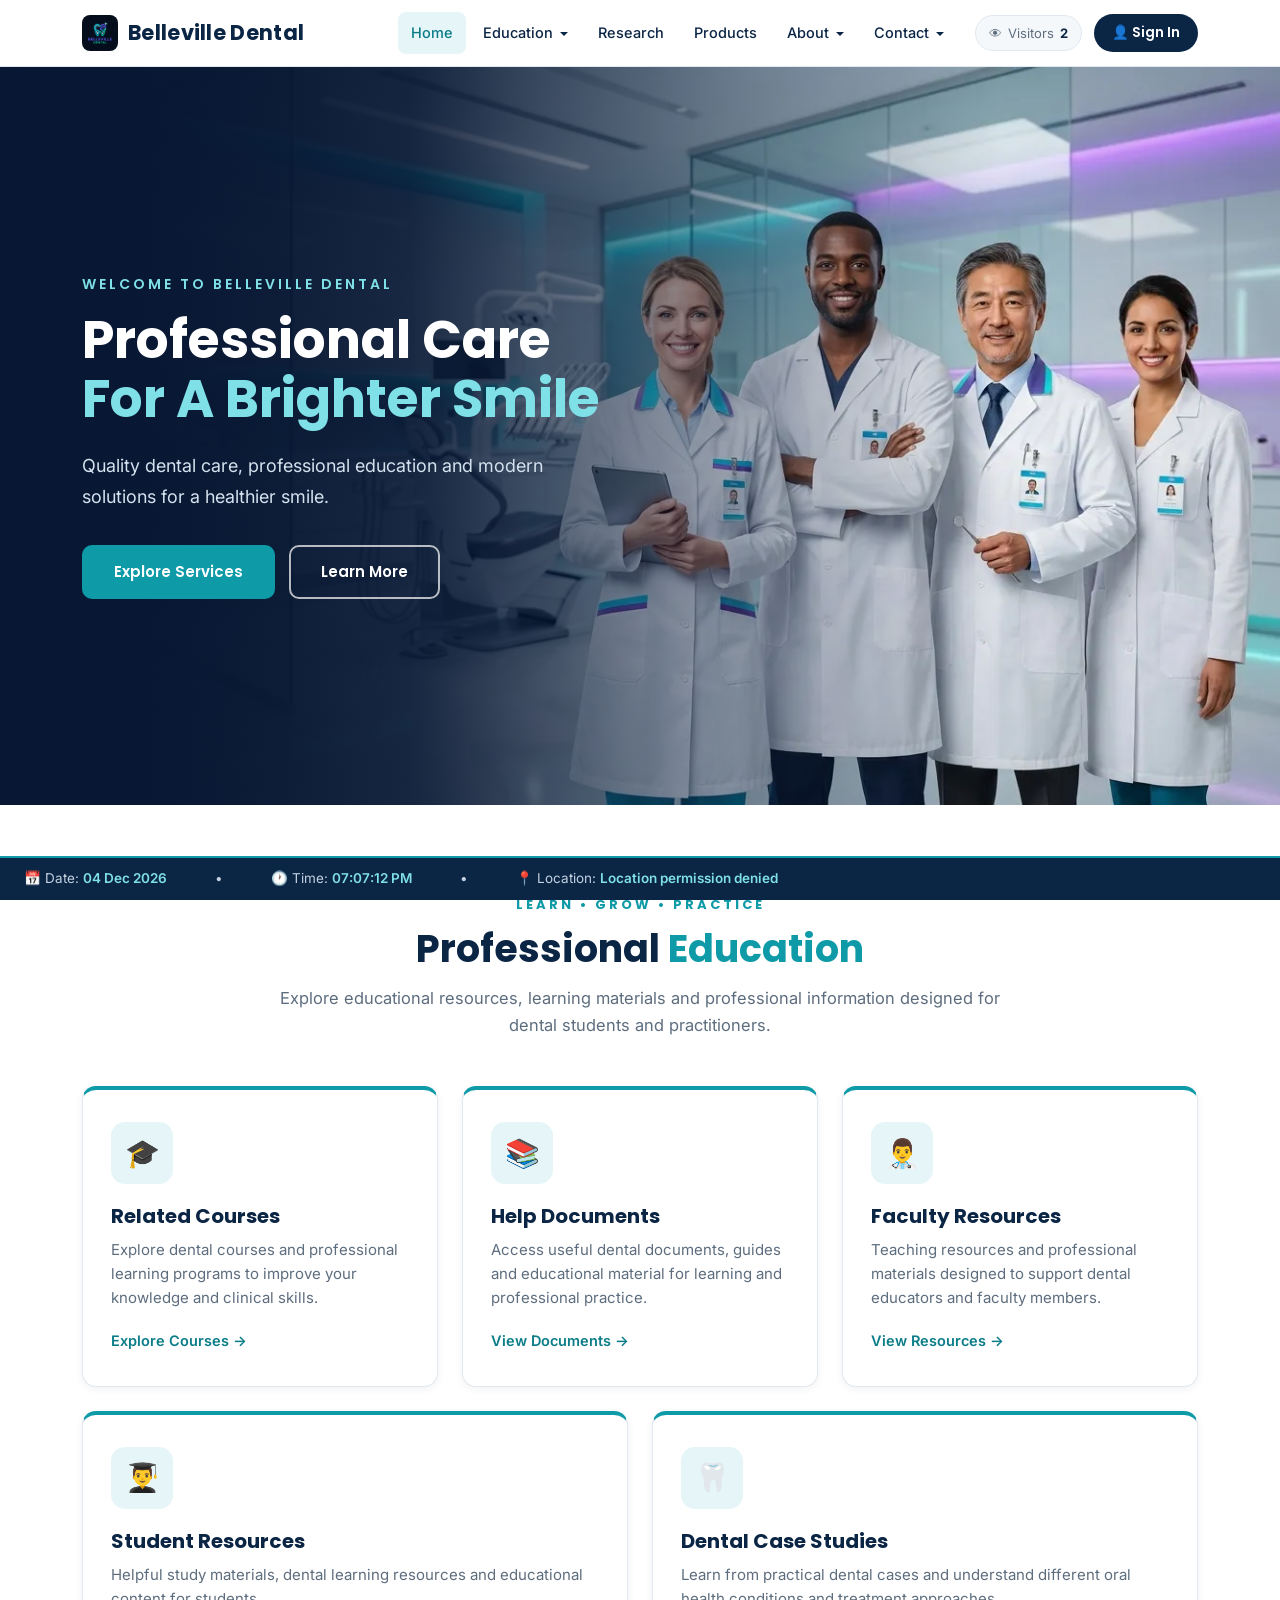
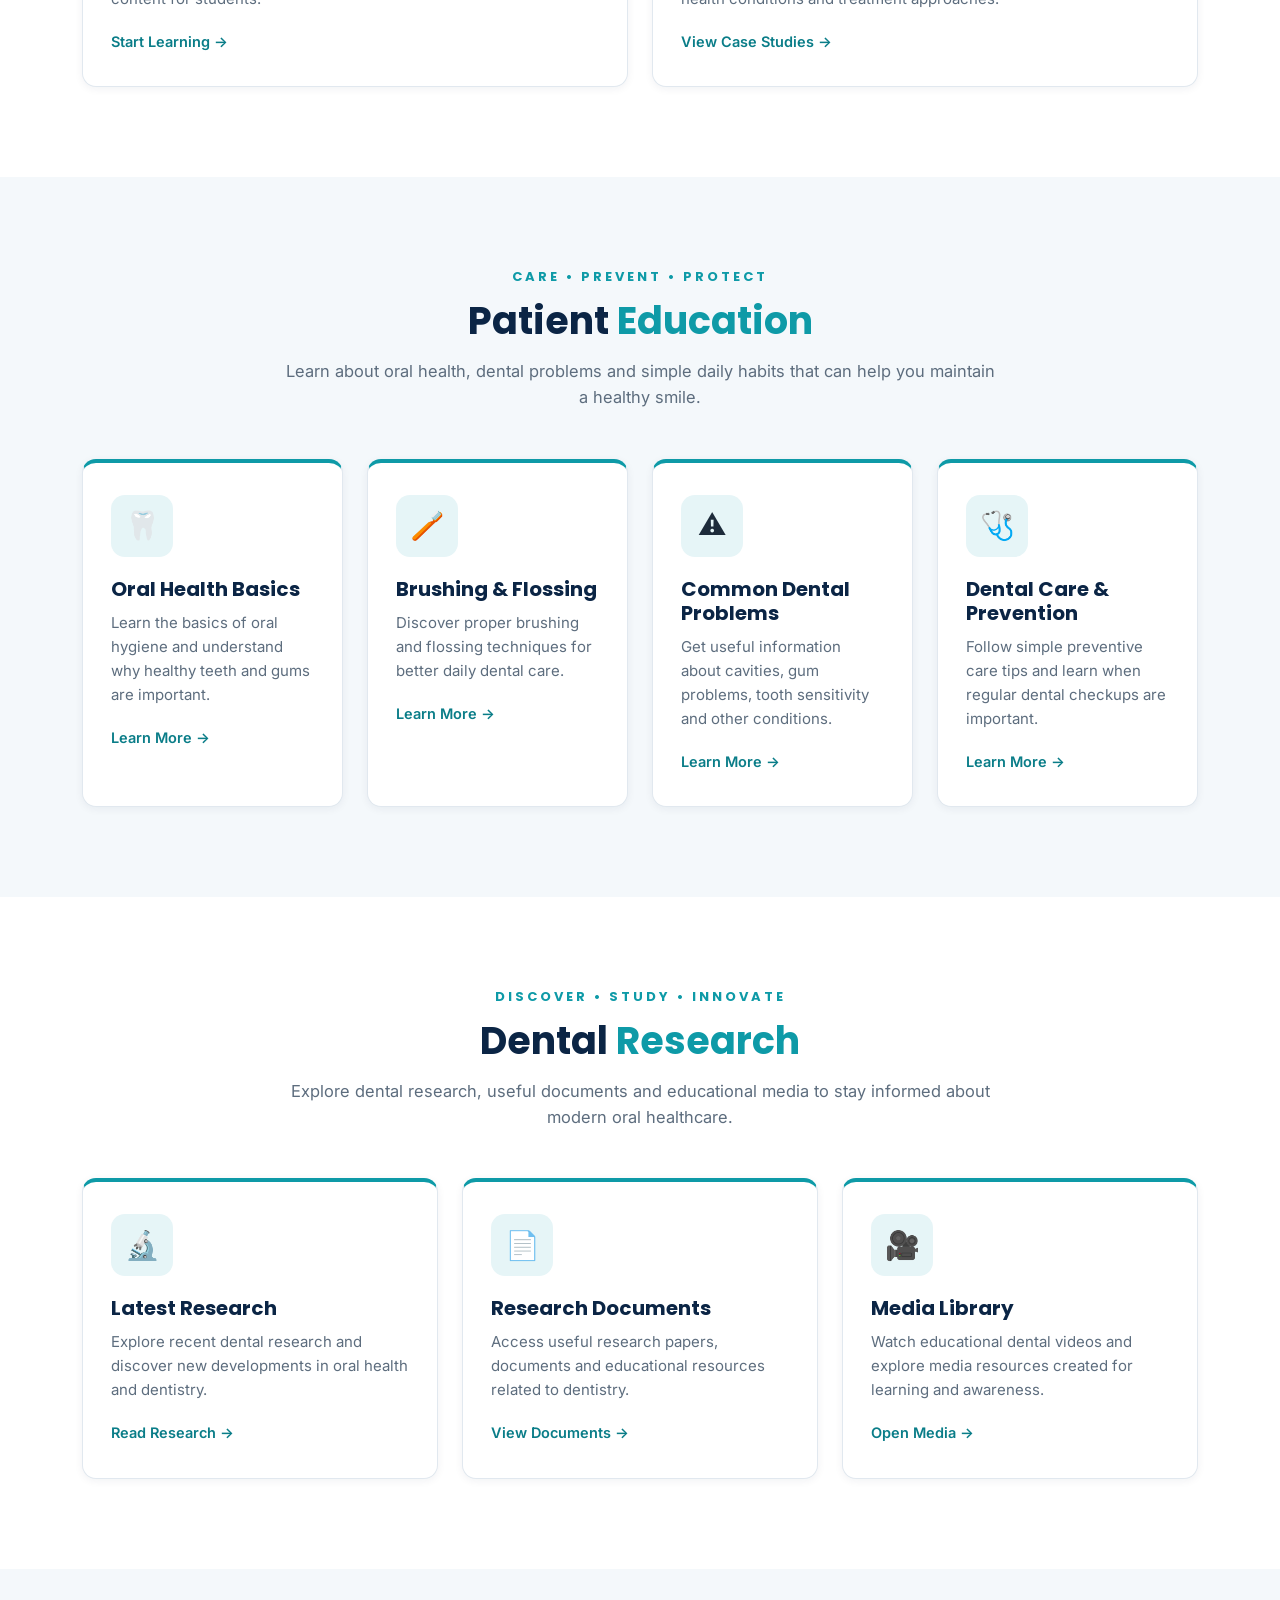
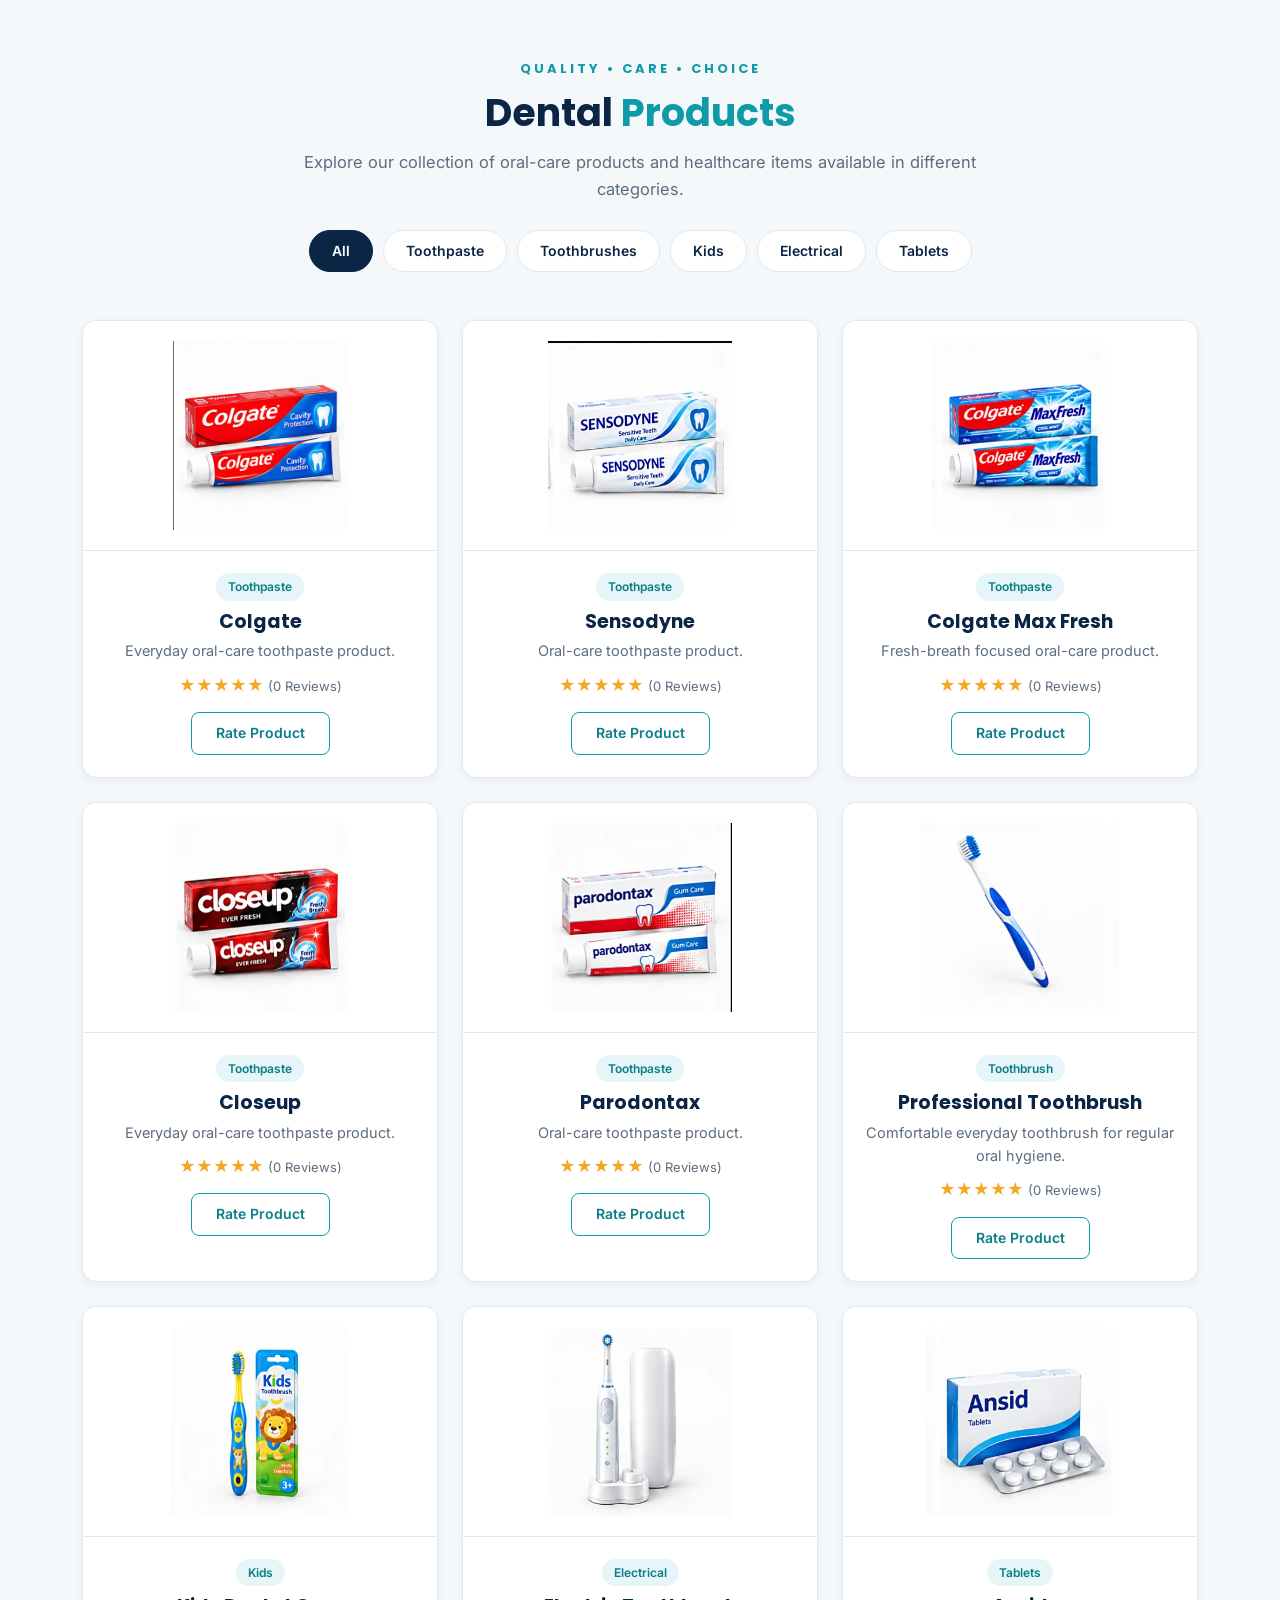
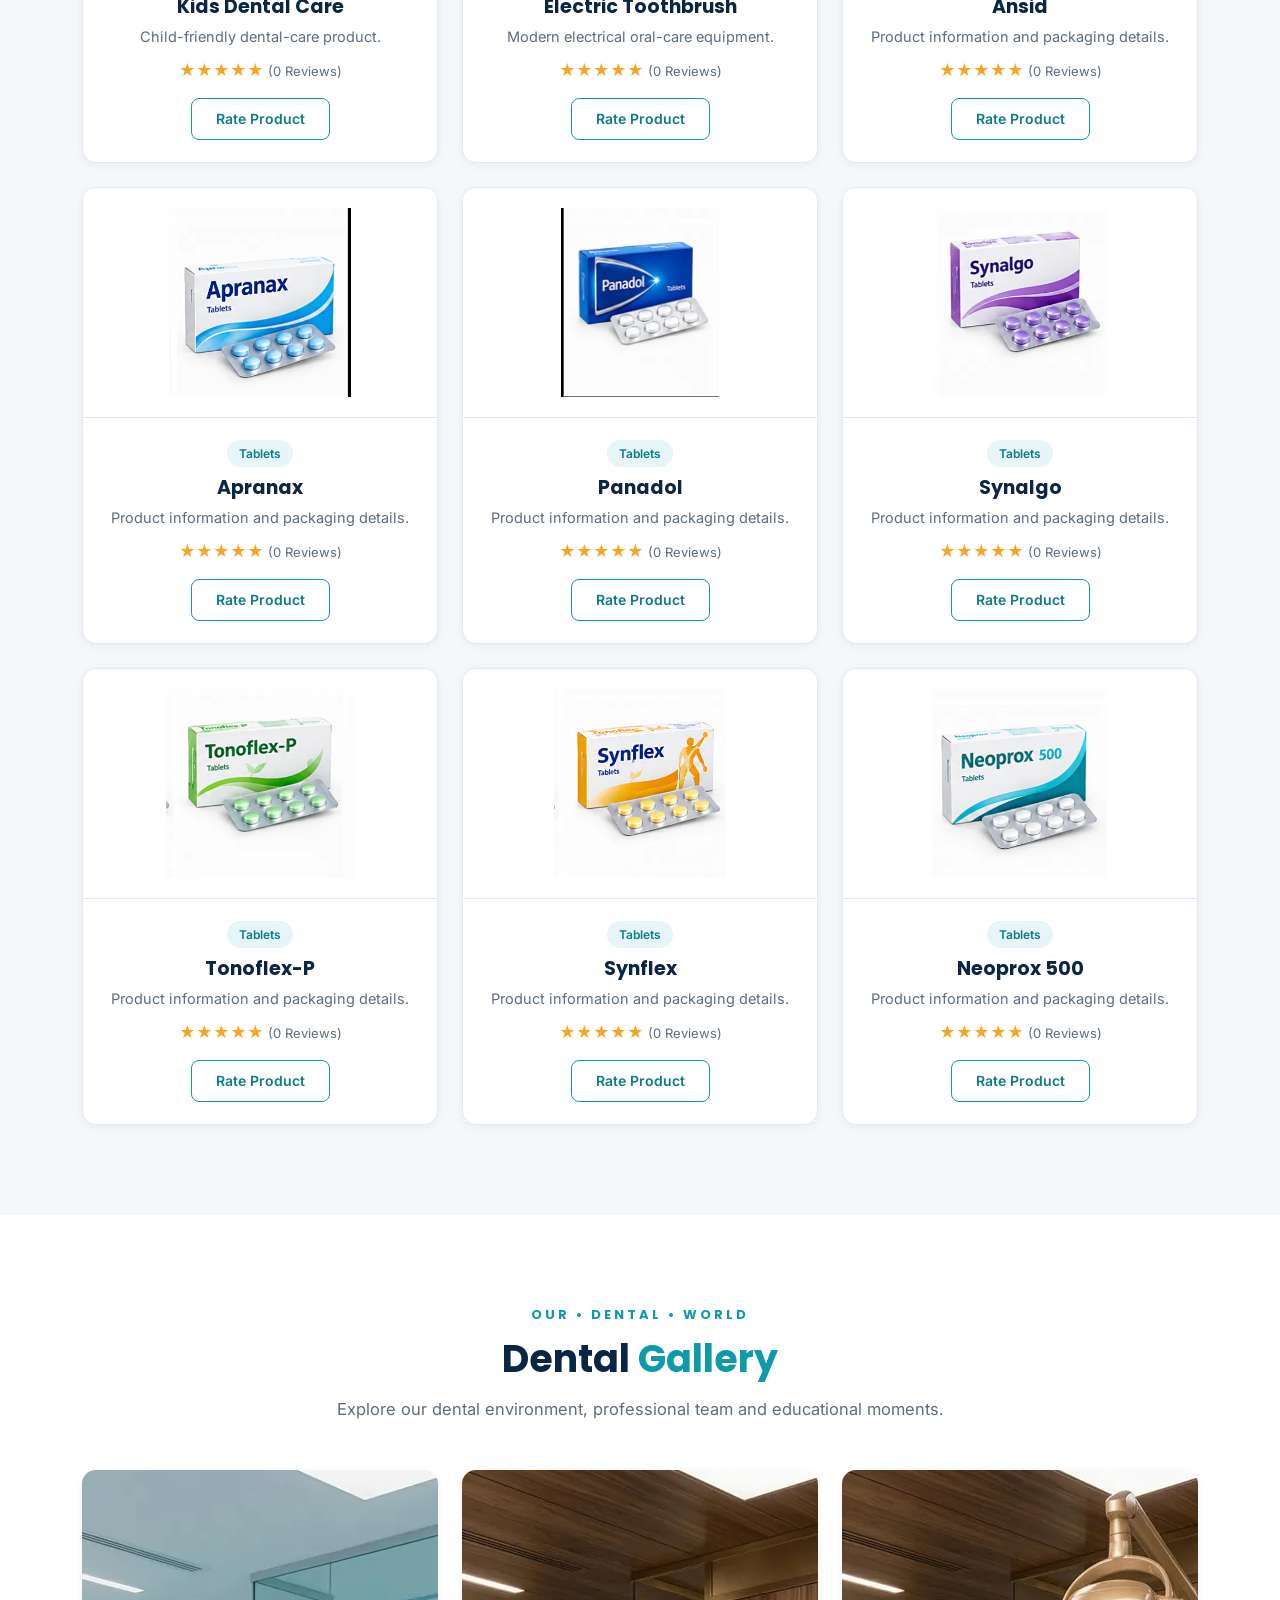
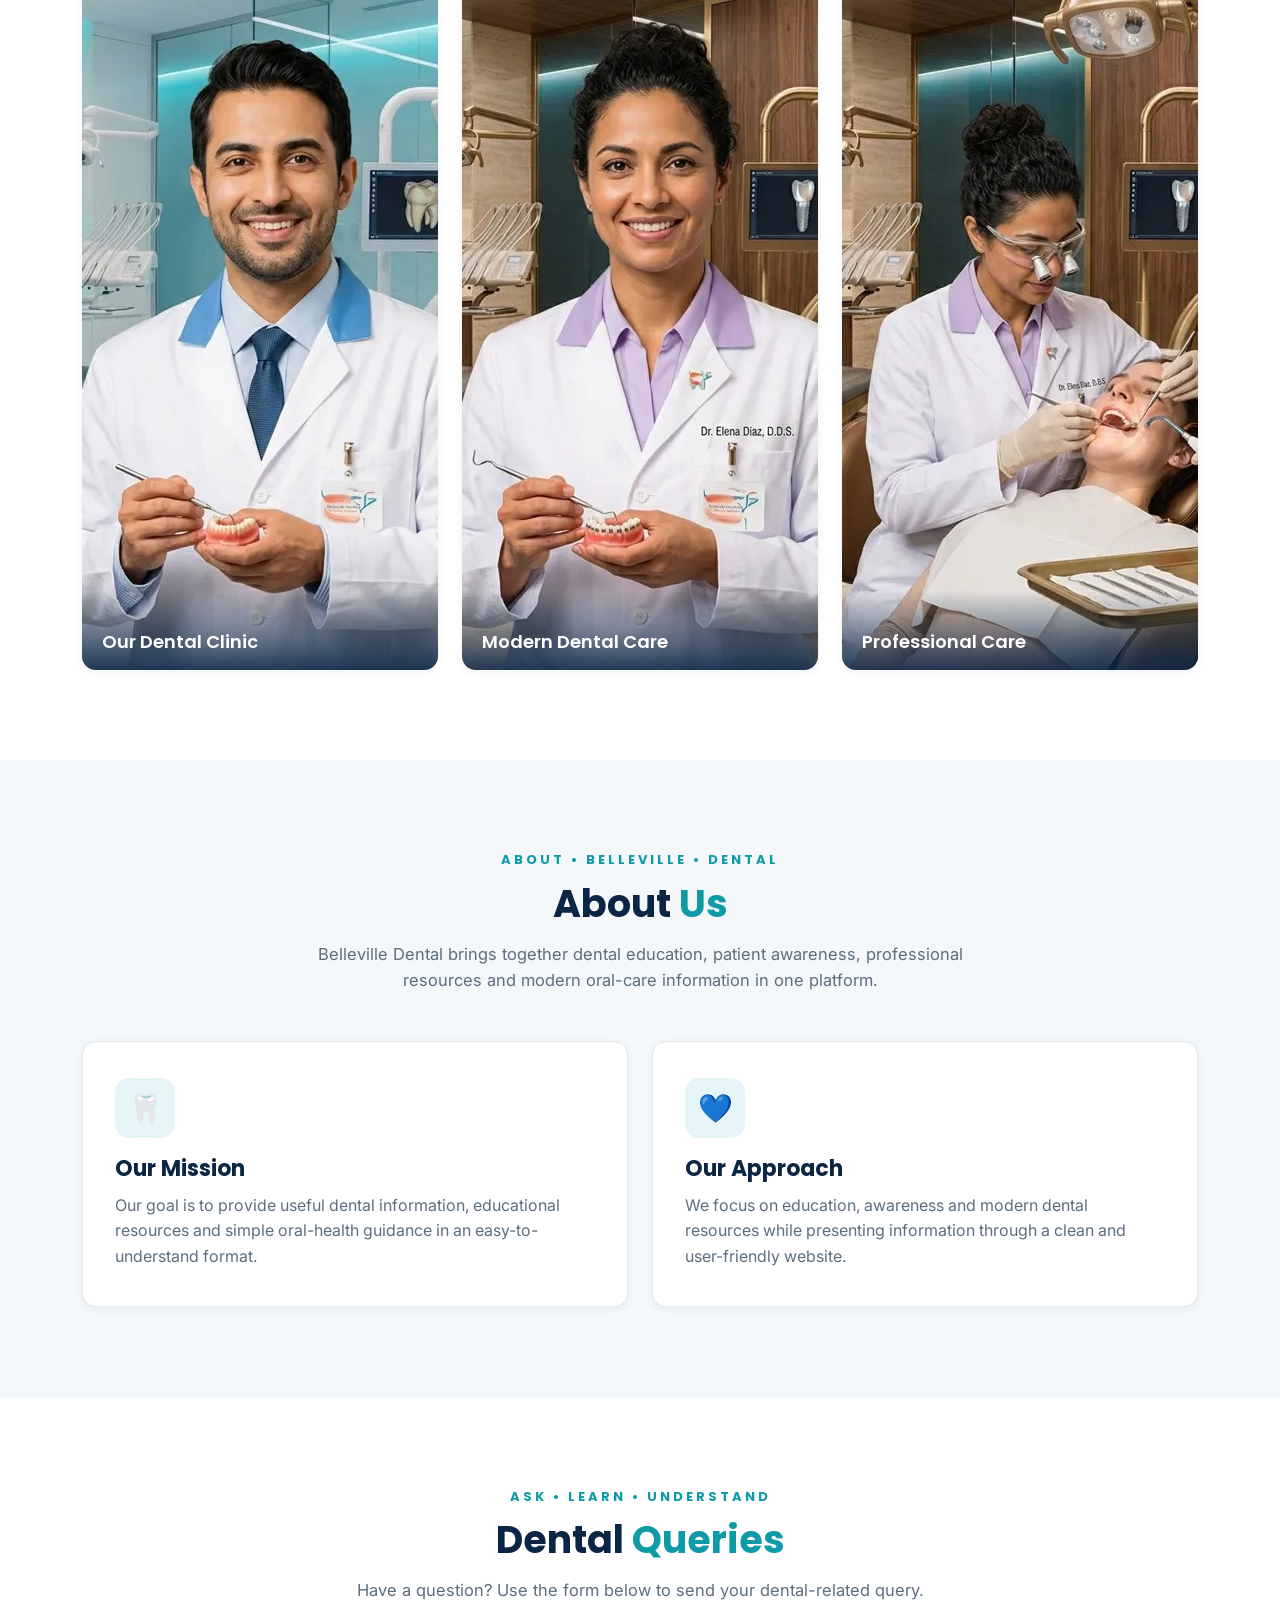
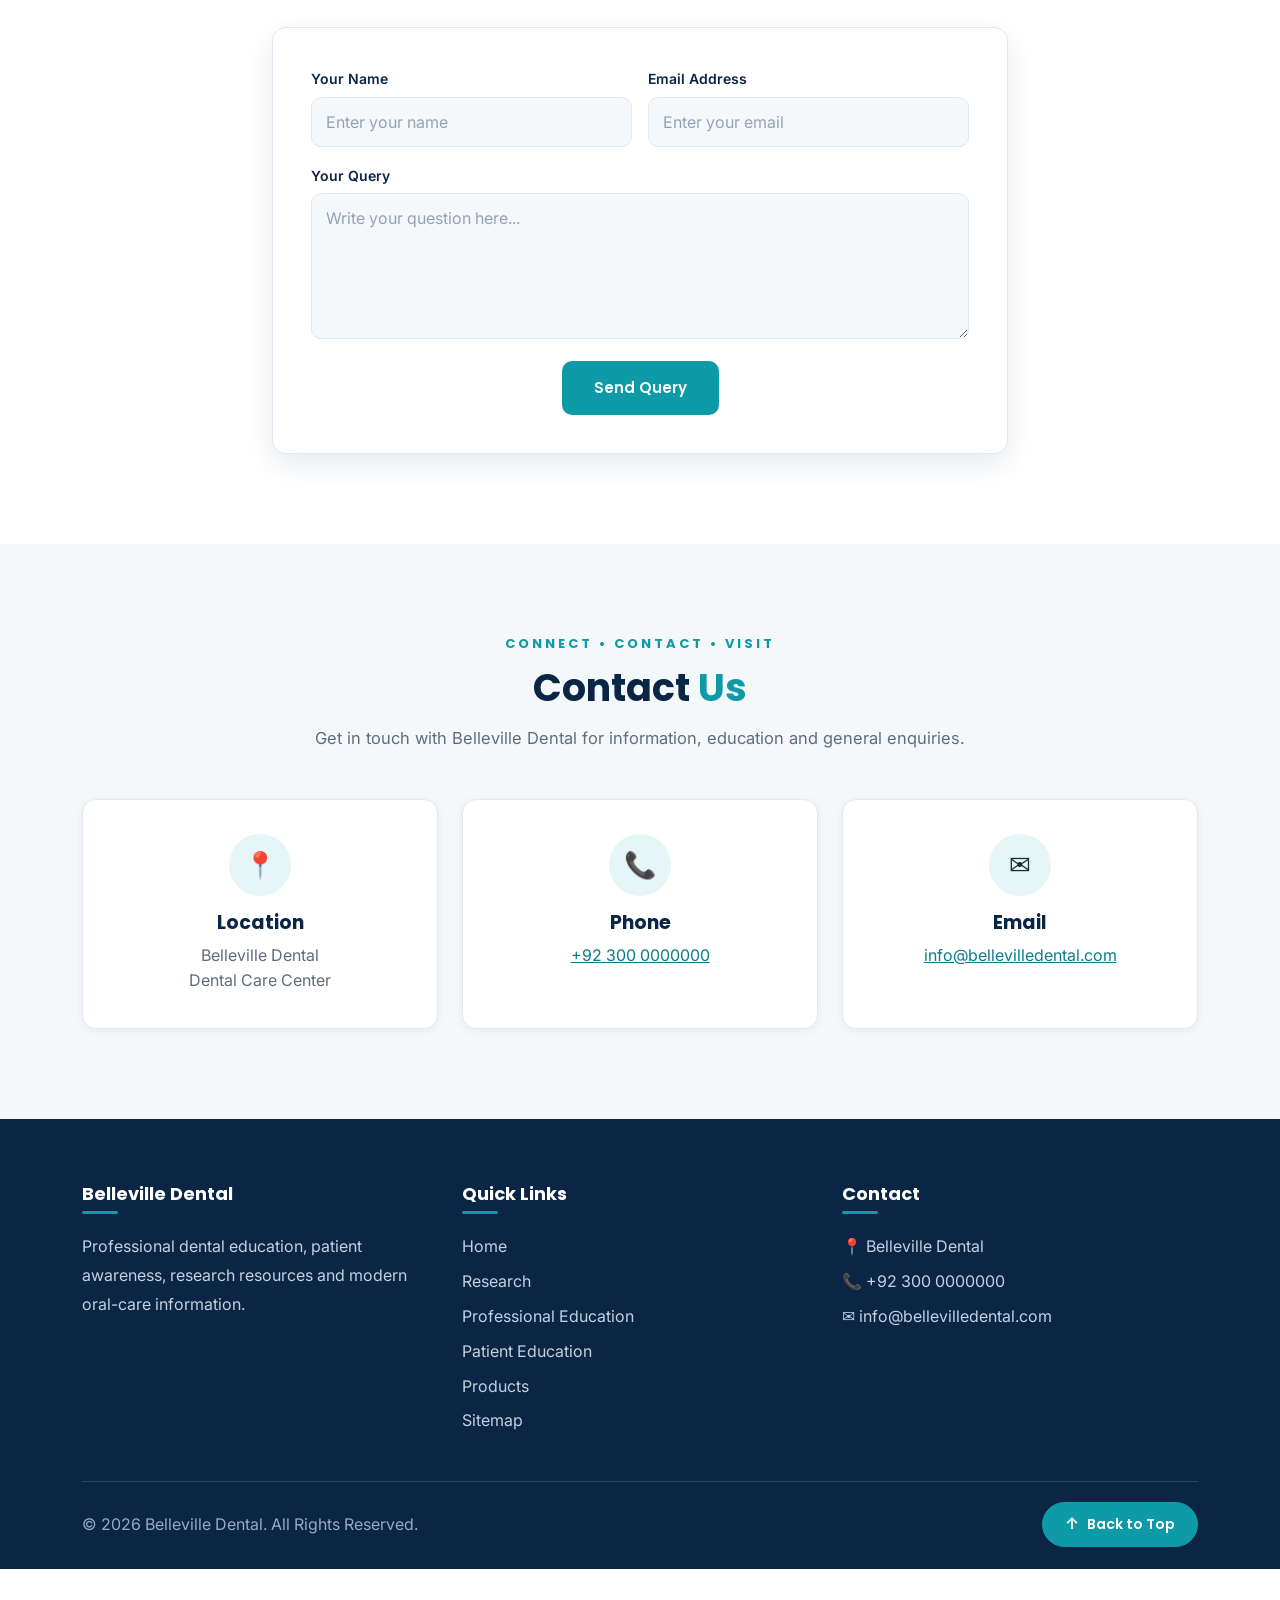
<file: dashboard.html>
<!DOCTYPE html>
<html lang="en">

<head>
    <link rel="icon" href="images/belleville-dental-favicon.png" type="image/png">
    <meta charset="UTF-8">
    <meta name="viewport" content="width=device-width, initial-scale=1.0">
    <title>Dashboard | Belleville Dental</title>
    <meta name="description" content="Your private Belleville Dental dashboard.">
    <meta name="robots" content="noindex, nofollow">
    <link rel="preconnect" href="https://fonts.googleapis.com">
    <link rel="preconnect" href="https://fonts.gstatic.com" crossorigin>
    <link href="https://fonts.googleapis.com/css2?family=Inter:wght@400;500;600&family=Poppins:wght@500;600;700&display=swap" rel="stylesheet">
    <link rel="stylesheet" href="style.css">

    <style>
        body { padding-bottom: 0; background: var(--bg-alt); }

        .dash { display: flex; min-height: 100vh; }

        /* ---------- sidebar ---------- */
        .dash-side {
            width: 260px; flex-shrink: 0;
            background: var(--navy); color: #c3d1e0;
            display: flex; flex-direction: column;
            position: sticky; top: 0; height: 100vh;
            padding: 24px 16px;
        }
        .dash-brand { display: flex; align-items: center; gap: 10px; padding: 0 8px 22px; color: #fff; font-weight: 700; font-size: 18px; text-decoration: none; border-bottom: 1px solid rgba(255,255,255,.12); margin-bottom: 18px; }
        .dash-brand img { width: 36px; height: 36px; border-radius: 8px; }
        .dash-nav { display: flex; flex-direction: column; gap: 4px; flex: 1; }
        .dash-nav button, .dash-nav a {
            display: flex; align-items: center; gap: 12px;
            padding: 12px 14px; border: none; border-radius: 10px;
            background: transparent; color: #c3d1e0; font-size: 15px; font-weight: 500;
            text-align: left; text-decoration: none; cursor: pointer; transition: var(--transition);
        }
        .dash-nav button:hover, .dash-nav a:hover { background: rgba(255,255,255,.08); color: #fff; }
        .dash-nav button.active { background: var(--teal); color: #fff; }
        .dash-nav .ico { width: 22px; text-align: center; }
        .dash-side .logout { margin-top: auto; background: rgba(255,255,255,.08); }

        /* ---------- main ---------- */
        .dash-main { flex: 1; min-width: 0; padding: 28px 34px 50px; }

        .dash-top { display: flex; align-items: center; justify-content: space-between; gap: 14px; margin-bottom: 26px; }
        .dash-top h1 { font-size: 24px; font-weight: 700; color: var(--navy); margin: 0; }
        .dash-user { display: flex; align-items: center; gap: 10px; padding: 6px 16px 6px 6px; background: #fff; border: 1px solid var(--border); border-radius: 50px; font-weight: 600; color: var(--navy); font-size: 14px; }
        .avatar { width: 36px; height: 36px; border-radius: 50%; background: var(--teal); color: #fff; display: flex; align-items: center; justify-content: center; font-weight: 700; }
        .menu-toggle { display: none; padding: 8px 12px; border: 1px solid var(--border); border-radius: 8px; background: #fff; font-size: 18px; cursor: pointer; }

        .welcome {
            padding: 34px; margin-bottom: 26px; border-radius: 18px; color: #fff;
            background: linear-gradient(120deg, rgba(8,24,52,.96), rgba(8,24,52,.75)), url("images/hero-section.webp") right center / cover;
            box-shadow: var(--shadow);
        }
        .welcome small { color: #7fe0e8; letter-spacing: 3px; font-weight: 600; font-size: 12px; }
        .welcome h2 { font-size: 32px; font-weight: 700; margin: 8px 0 8px; color: #fff; }
        .welcome p { color: #d5e1ee; margin: 0 0 18px; max-width: 520px; }

        .stats { display: grid; grid-template-columns: repeat(4, 1fr); gap: 18px; margin-bottom: 26px; }
        .stat { padding: 22px; background: #fff; border: 1px solid var(--border); border-radius: var(--radius); box-shadow: var(--shadow-sm); }
        .stat .ico { width: 44px; height: 44px; display: flex; align-items: center; justify-content: center; font-size: 22px; background: var(--teal-soft); border-radius: 12px; margin-bottom: 12px; }
        .stat strong { display: block; font-size: 26px; color: var(--navy); line-height: 1.2; }
        .stat span { color: var(--text-muted); font-size: 13.5px; }

        .panel { padding: 26px; background: #fff; border: 1px solid var(--border); border-radius: var(--radius); box-shadow: var(--shadow-sm); margin-bottom: 22px; }
        .panel h3 { font-size: 19px; font-weight: 700; color: var(--navy); margin: 0 0 6px; }
        .panel .sub { color: var(--text-muted); font-size: 14.5px; margin-bottom: 18px; }

        .quick { display: grid; grid-template-columns: repeat(3, 1fr); gap: 14px; }
        .quick a { display: flex; align-items: center; gap: 12px; padding: 16px; border: 1px solid var(--border); border-radius: 12px; background: var(--bg-alt); color: var(--navy); font-weight: 600; text-decoration: none; transition: var(--transition); }
        .quick a:hover { border-color: var(--teal); background: var(--teal-soft); transform: translateY(-3px); }
        .quick .ico { font-size: 22px; }

        .view { display: none; }
        .view.active { display: block; animation: fadeUp .5s ease; }

        .rating-row { display: flex; align-items: center; justify-content: space-between; gap: 12px; padding: 14px 0; border-bottom: 1px solid var(--border); }
        .rating-row:last-child { border-bottom: none; }
        .rating-row b { color: var(--navy); }
        .stars { color: #f5a623; letter-spacing: 2px; }
        .stars .off { color: #d3dbe4; }
        .link-btn { border: 1px solid var(--border); background: #fff; color: #b3382c; border-radius: 8px; padding: 6px 12px; font-size: 13px; font-weight: 600; cursor: pointer; }
        .link-btn:hover { background: #fdecea; }
        .empty { text-align: center; padding: 30px 10px; color: var(--text-muted); }

        .field { margin-bottom: 16px; max-width: 440px; }
        .field label { display: block; margin-bottom: 6px; font-weight: 600; font-size: 14px; color: var(--navy); }
        .field input { width: 100%; padding: 12px 14px; border: 1px solid var(--border); border-radius: 10px; background: var(--bg-alt); outline: none; }
        .field input:focus { background: #fff; border-color: var(--teal); box-shadow: 0 0 0 3px var(--teal-soft); }
        .field input[readonly] { color: var(--text-muted); cursor: not-allowed; }
        .msg { color: var(--teal-dark); font-weight: 600; margin-top: 12px; min-height: 22px; }

        .explore { display: grid; grid-template-columns: repeat(3, 1fr); gap: 16px; }
        .explore a { padding: 22px; border: 1px solid var(--border); border-top: 4px solid var(--teal); border-radius: 12px; background: #fff; text-decoration: none; color: var(--navy); transition: var(--transition); }
        .explore a:hover { transform: translateY(-4px); box-shadow: var(--shadow); }
        .explore .ico { font-size: 26px; display: block; margin-bottom: 8px; }
        .explore b { display: block; }
        .explore span { color: var(--text-muted); font-size: 13.5px; }

        /* ---------- welcome popup ---------- */
        .welcome-pop { position: fixed; inset: 0; z-index: 10000; display: none; align-items: center; justify-content: center; background: rgba(8,24,52,.65); padding: 20px; }
        .welcome-pop.show { display: flex; animation: fadeIn .3s ease; }
        .welcome-box { width: 100%; max-width: 420px; padding: 40px 32px; text-align: center; background: #fff; border-radius: 20px; border-top: 5px solid var(--teal); box-shadow: 0 25px 60px rgba(0,0,0,.3); animation: fadeUp .5s ease; }
        .welcome-box .big { font-size: 54px; }
        .welcome-box h2 { color: var(--navy); font-size: 27px; font-weight: 700; margin: 10px 0 8px; }
        .welcome-box p { color: var(--text-muted); margin-bottom: 22px; }
        @keyframes fadeIn { from { opacity: 0; } to { opacity: 1; } }

        @media (max-width: 1100px) { .stats { grid-template-columns: repeat(2, 1fr); } }
        @media (max-width: 860px) {
            .dash-side { position: fixed; left: -280px; top: 0; z-index: 9000; transition: left .3s ease; }
            .dash-side.open { left: 0; box-shadow: 0 0 0 100vmax rgba(8,24,52,.5); }
            .menu-toggle { display: block; }
            .dash-main { padding: 20px 16px 40px; }
            .quick, .explore { grid-template-columns: 1fr; }
            .welcome h2 { font-size: 26px; }
            .dash-user .uname { display: none; }
            .dash-user { padding: 6px; }
        }
        @media (max-width: 480px) { .stats { grid-template-columns: 1fr; } }
    </style>
</head>

<body>

    <div class="welcome-pop" id="welcomePop">
        <div class="welcome-box">
            <div class="big">👋</div>
            <h2 id="popTitle">Welcome!</h2>
            <p id="popText">You are now signed in to Belleville Dental.</p>
            <button class="btn-theme" id="popBtn">Go to Dashboard</button>
        </div>
    </div>

    <div class="dash">

        <aside class="dash-side" id="side">
            <a class="dash-brand" href="index.html">
                <img src="images/belleville-dental-favicon.png" alt="Belleville Dental logo" width="36" height="36">
                Belleville Dental
            </a>

            <nav class="dash-nav">
                <button class="active" data-view="overview"><span class="ico">🏠</span> Overview</button>
                <button data-view="ratings"><span class="ico">⭐</span> My Ratings</button>
                <button data-view="explore"><span class="ico">🧭</span> Explore</button>
                <button data-view="profile"><span class="ico">👤</span> Profile</button>
                <a href="index.html"><span class="ico">🌐</span> Back to Website</a>
            </nav>

            <button class="logout dash-nav-btn" id="logoutBtn" style="padding:12px 14px;border:none;border-radius:10px;color:#fff;text-align:left;font-weight:600;font-size:15px;cursor:pointer;width:100%">
                🚪 &nbsp;Logout
            </button>
        </aside>

        <main class="dash-main">

            <div class="dash-top">
                <div style="display:flex;align-items:center;gap:12px">
                    <button class="menu-toggle" id="menuToggle" aria-label="Menu">☰</button>
                    <h1 id="pageTitle">Overview</h1>
                </div>
                <div class="dash-user">
                    <div class="avatar" id="avatar">U</div>
                    <span class="uname" id="topName">User</span>
                </div>
            </div>

            <!-- OVERVIEW -->
            <section class="view active" id="view-overview" style="padding:0;background:none">

                <div class="welcome">
                    <small>DASHBOARD</small>
                    <h2 id="welcomeTitle">Welcome back!</h2>
                    <p>Good to see you. Browse dental education, check your product ratings and manage your account from here.</p>
                    <a href="index.html#professional" class="btn-theme">Start Learning</a>
                </div>

                <div class="stats">
                    <div class="stat"><div class="ico">⭐</div><strong id="statRated">0</strong><span>Products rated</span></div>
                    <div class="stat"><div class="ico">👁</div><strong id="statVisits">0</strong><span>Website visits</span></div>
                    <div class="stat"><div class="ico">📅</div><strong id="statJoined">-</strong><span>Member since</span></div>
                    <div class="stat"><div class="ico">✅</div><strong>Active</strong><span>Account status</span></div>
                </div>

                <div class="panel">
                    <h3>Quick Access</h3>
                    <p class="sub">Jump straight to a section of the website.</p>
                    <div class="quick">
                        <a href="index.html#professional"><span class="ico">🎓</span> Professional Education</a>
                        <a href="index.html#patient"><span class="ico">🦷</span> Patient Education</a>
                        <a href="index.html#research"><span class="ico">🔬</span> Research</a>
                        <a href="index.html#products"><span class="ico">🪥</span> Products</a>
                        <a href="index.html#queries"><span class="ico">💬</span> Send a Query</a>
                        <a href="index.html#contact"><span class="ico">📞</span> Contact Us</a>
                    </div>
                </div>

            </section>

            <!-- RATINGS -->
            <section class="view" id="view-ratings" style="padding:0;background:none">
                <div class="panel">
                    <h3>My Product Ratings</h3>
                    <p class="sub">Products you have rated on the website.</p>
                    <div id="ratingList"></div>
                </div>
            </section>

            <!-- EXPLORE -->
            <section class="view" id="view-explore" style="padding:0;background:none">
                <div class="panel">
                    <h3>Explore Belleville Dental</h3>
                    <p class="sub">Everything available on the website.</p>
                    <div class="explore">
                        <a href="index.html#professional"><span class="ico">🎓</span><b>Professional Education</b><span>Courses, documents and case studies</span></a>
                        <a href="index.html#patient"><span class="ico">🦷</span><b>Patient Education</b><span>Oral health basics and prevention</span></a>
                        <a href="index.html#research"><span class="ico">🔬</span><b>Research</b><span>Latest research and media</span></a>
                        <a href="index.html#products"><span class="ico">🪥</span><b>Products</b><span>Browse and rate oral-care products</span></a>
                        <a href="index.html#gallery"><span class="ico">🖼️</span><b>Gallery</b><span>Our dental world</span></a>
                        <a href="index.html#about"><span class="ico">💙</span><b>About Us</b><span>Our mission and approach</span></a>
                    </div>
                </div>
            </section>

            <!-- PROFILE -->
            <section class="view" id="view-profile" style="padding:0;background:none">
                <div class="panel">
                    <h3>My Profile</h3>
                    <p class="sub">Update your display name. Email cannot be changed.</p>
                    <div class="field"><label for="pName">Full Name</label><input type="text" id="pName"></div>
                    <div class="field"><label for="pEmail">Email</label><input type="email" id="pEmail" readonly></div>
                    <button class="btn-theme" id="saveProfile">Save Changes</button>
                    <p class="msg" id="profileMsg"></p>
                </div>
            </section>

        </main>
    </div>

    <script>
        (function () {

            var loggedIn = localStorage.getItem("bellevilleLoggedInUser");

            /* not signed in -> back to website */
            if (!loggedIn) {
                window.location.replace("index.html");
                return;
            }

            function $(id) { return document.getElementById(id); }

            function getUser() {
                try { return JSON.parse(localStorage.getItem("bellevilleUser")) || {}; }
                catch (e) { return {}; }
            }

            function firstName(n) { return (n || "").trim().split(/\s+/)[0] || "there"; }

            /* ---------- fill user info ---------- */
            function fillUser() {
                var name = localStorage.getItem("bellevilleLoggedInUser");
                var user = getUser();
                $("avatar").textContent = name.charAt(0).toUpperCase();
                $("topName").textContent = name;
                $("welcomeTitle").textContent = "Welcome, " + firstName(name) + "!";
                $("pName").value = name;
                $("pEmail").value = user.email || "";
                var joined = user.joined ? new Date(user.joined) : null;
                $("statJoined").textContent = joined
                    ? joined.toLocaleDateString("en-GB", { day: "2-digit", month: "short", year: "numeric" })
                    : "Today";
            }

            /* ---------- ratings ---------- */
            function getRatings() {
                var list = [];
                for (var i = 0; i < localStorage.length; i++) {
                    var k = localStorage.key(i);
                    if (k.indexOf("rating_") === 0) {
                        list.push({ key: k, name: k.slice(7), value: parseInt(localStorage.getItem(k)) || 0 });
                    }
                }
                return list.sort(function (a, b) { return a.name.localeCompare(b.name); });
            }

            function renderRatings() {
                var list = getRatings();
                $("statRated").textContent = list.length;
                $("statVisits").textContent = localStorage.getItem("bellevilleVisitors") || 1;

                var box = $("ratingList");
                if (!list.length) {
                    box.innerHTML = '<div class="empty">You have not rated any product yet.<br><br><a class="btn-theme" href="index.html#products">Browse Products</a></div>';
                    return;
                }
                box.innerHTML = "";
                list.forEach(function (r) {
                    var row = document.createElement("div");
                    row.className = "rating-row";
                    var stars = "";
                    for (var s = 1; s <= 5; s++) {
                        stars += s <= r.value ? "★" : '<span class="off">★</span>';
                    }
                    var left = document.createElement("div");
                    var b = document.createElement("b");
                    b.textContent = r.name;
                    var st = document.createElement("div");
                    st.className = "stars";
                    st.innerHTML = stars + ' <span style="color:var(--text-muted);letter-spacing:0;font-size:13px">' + r.value + "/5</span>";
                    left.appendChild(b); left.appendChild(st);
                    var btn = document.createElement("button");
                    btn.className = "link-btn";
                    btn.textContent = "Remove";
                    btn.onclick = function () {
                        localStorage.removeItem(r.key);
                        renderRatings();
                    };
                    row.appendChild(left); row.appendChild(btn);
                    box.appendChild(row);
                });
            }

            /* ---------- view switching ---------- */
            var titles = { overview: "Overview", ratings: "My Ratings", explore: "Explore", profile: "Profile" };

            function showView(name) {
                document.querySelectorAll(".view").forEach(function (v) { v.classList.remove("active"); });
                $("view-" + name).classList.add("active");
                document.querySelectorAll(".dash-nav button").forEach(function (b) {
                    b.classList.toggle("active", b.getAttribute("data-view") === name);
                });
                $("pageTitle").textContent = titles[name];
                $("side").classList.remove("open");
                if (name === "ratings" || name === "overview") renderRatings();
                window.scrollTo(0, 0);
            }

            document.querySelectorAll(".dash-nav button").forEach(function (b) {
                b.addEventListener("click", function () { showView(b.getAttribute("data-view")); });
            });

            $("menuToggle").addEventListener("click", function () { $("side").classList.toggle("open"); });

            /* ---------- save profile ---------- */
            $("saveProfile").addEventListener("click", function () {
                var n = $("pName").value.trim();
                if (n.length < 2) { $("profileMsg").textContent = "Please enter a valid name."; return; }
                var user = getUser();
                user.name = n;
                localStorage.setItem("bellevilleUser", JSON.stringify(user));
                localStorage.setItem("bellevilleLoggedInUser", n);
                fillUser();
                $("profileMsg").textContent = "Profile updated ✓";
            });

            /* ---------- logout ---------- */
            $("logoutBtn").addEventListener("click", function () {
                localStorage.removeItem("bellevilleLoggedInUser");
                window.location.href = "index.html";
            });

            /* ---------- welcome popup (only right after login / signup) ---------- */
            fillUser();
            renderRatings();

            var flag = sessionStorage.getItem("bellevilleJustLoggedIn");
            if (flag) {
                sessionStorage.removeItem("bellevilleJustLoggedIn");
                var name = localStorage.getItem("bellevilleLoggedInUser");
                $("popTitle").textContent = (flag === "signup" ? "Welcome, " : "Welcome back, ") + firstName(name) + "!";
                $("popText").textContent = flag === "signup"
                    ? "Your account has been created. Let's get started."
                    : "You have signed in successfully.";
                $("welcomePop").classList.add("show");

                function closePop() { $("welcomePop").classList.remove("show"); }
                $("popBtn").addEventListener("click", closePop);
                setTimeout(closePop, 3500);
            }

        })();
    </script>

</body>

</html>
</file>
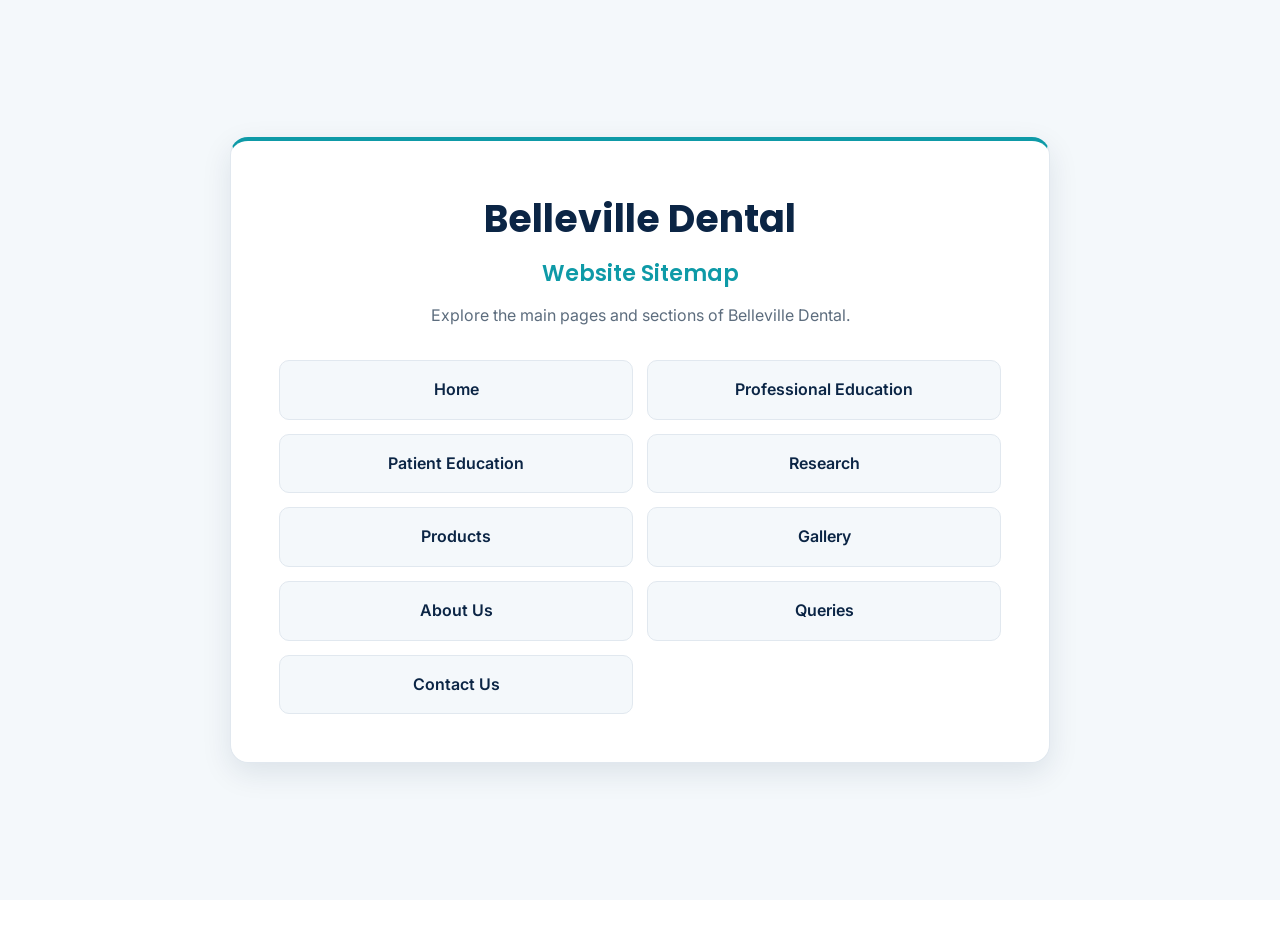
<file: sitemap.html>
<!DOCTYPE html>
<html lang="en">

<head>
<link rel="icon" href="images/belleville-dental-favicon.png" type="image/png">
    <meta charset="UTF-8">

    <meta name="viewport"
          content="width=device-width, initial-scale=1.0">

    <title>Sitemap | Belleville Dental</title>
    <meta name="description" content="Find every page and section of Belleville Dental: education, research, products, gallery, about and contact.">
    <meta name="robots" content="index, follow">
    <link rel="canonical" href="https://www.bellevilledental.com/sitemap.html">

    <link rel="preconnect" href="https://fonts.googleapis.com">
    <link rel="preconnect" href="https://fonts.gstatic.com" crossorigin>
    <link href="https://fonts.googleapis.com/css2?family=Inter:wght@400;500;600&family=Poppins:wght@500;600;700&display=swap" rel="stylesheet">
    <link rel="stylesheet" href="style.css">
<style>
.sitemap-page { min-height: 100vh; padding: 80px 20px; display: flex; align-items: center; justify-content: center; background: var(--bg-alt); }
.sitemap-container { width: 100%; max-width: 820px; padding: 48px; text-align: center; background: #fff; border: 1px solid var(--border); border-top: 4px solid var(--teal); border-radius: 18px; box-shadow: var(--shadow); }
.sitemap-container h1 { margin-bottom: 6px; font-size: 38px; font-weight: 700; color: var(--navy); }
.sitemap-container h2 { margin-bottom: 12px; font-size: 22px; font-weight: 600; color: var(--teal); }
.sitemap-container p { color: var(--text-muted); margin-bottom: 32px; }
.sitemap-links { display: grid; grid-template-columns: repeat(2, 1fr); gap: 14px; }
.sitemap-links a { padding: 16px 20px; text-decoration: none; color: var(--navy); background: var(--bg-alt); border: 1px solid var(--border); border-radius: 10px; font-weight: 600; transition: .3s ease; }
.sitemap-links a:hover { color: #fff; background: var(--teal); border-color: var(--teal); transform: translateY(-3px); }
@media (max-width: 600px) { .sitemap-container { padding: 32px 20px; } .sitemap-container h1 { font-size: 30px; } .sitemap-links { grid-template-columns: 1fr; } }
</style>
</head>

<body>

   

    <main class="sitemap-page">

        <div class="sitemap-container">

            <h1>Belleville Dental</h1>

            <h2>Website Sitemap</h2>

            <p>
                Explore the main pages and sections of Belleville Dental.
            </p>

            <nav class="sitemap-links" aria-label="Sitemap links">
                <a href="index.html">Home</a>
                <a href="index.html#professional">Professional Education</a>
                <a href="index.html#patient">Patient Education</a>
                <a href="index.html#research">Research</a>
                <a href="index.html#products">Products</a>
                <a href="index.html#gallery">Gallery</a>
                <a href="index.html#about">About Us</a>
                <a href="index.html#queries">Queries</a>
                <a href="index.html#contact">Contact Us</a>
            </nav>

        </div>

    </main>

</body>

</html>
</file>
<file: style.css>
/* =========================================================
   BELLEVILLE DENTAL - PROFESSIONAL THEME
   Navy + Teal on clean white
   ========================================================= */

:root {
    --navy: #0b2545;
    --navy-2: #13315c;
    --teal: #0e9aa7;
    --teal-dark: #0a7d88;
    --teal-soft: #e6f5f7;

    --bg: #ffffff;
    --bg-alt: #f4f8fb;
    --card: #ffffff;

    --text: #1d2b3a;
    --text-muted: #5d6d7e;
    --border: #e1e8ef;

    --radius: 14px;
    --shadow-sm: 0 2px 8px rgba(11, 37, 69, 0.06);
    --shadow: 0 10px 30px rgba(11, 37, 69, 0.10);
    --transition: 0.3s ease;

    --font-body: "Inter", "Segoe UI", system-ui, -apple-system, Roboto, Arial, sans-serif;
    --font-head: "Poppins", "Inter", "Segoe UI", system-ui, sans-serif;

    --bs-body-font-family: var(--font-body);
}

* { margin: 0; padding: 0; box-sizing: border-box; }

html { scroll-behavior: smooth; scroll-padding-top: 84px; }

body {
    background: var(--bg);
    color: var(--text);
    font-family: var(--font-body);
    line-height: 1.6;
    overflow-x: hidden;
    padding-bottom: 46px; /* space for bottom ticker */
}

button, input, textarea, select { font-family: inherit; }

h1, h2, h3, h4, h5, h6,
.navbar-brand, .section-title, .home-subtitle, .section-subtitle,
.btn-theme, .btn-outline-theme, .auth-btn, .back-to-top {
    font-family: var(--font-head);
}

section { padding: 90px 0; background: var(--bg); }

a { color: var(--teal-dark); }

/* ================= NAVBAR ================= */

.navbar {
    background: #fff;
    padding: 10px 0;
    border-bottom: 1px solid var(--border);
    position: sticky;
    top: 0;
    z-index: 1000;
    transition: box-shadow var(--transition);
}

.navbar.navbar-scrolled { box-shadow: 0 6px 22px rgba(11, 37, 69, 0.10); }

.navbar-brand {
    display: flex;
    align-items: center;
    gap: 10px;
    color: var(--navy) !important;
    font-size: 21px;
    font-weight: 700;
    letter-spacing: .3px;
    white-space: nowrap;
}

.navbar-brand img { width: 36px; height: 36px; border-radius: 8px; object-fit: cover; }

.navbar-nav { gap: 4px; margin-left: auto; align-items: center; }

.nav-link {
    color: var(--navy) !important;
    font-size: 14.5px;
    font-weight: 500;
    padding: 9px 13px !important;
    border-radius: 8px;
    transition: var(--transition);
    white-space: nowrap;
}

.nav-link:hover,
.nav-link.active,
.nav-item.dropdown:hover > .nav-link,
.nav-link.show {
    color: var(--teal-dark) !important;
    background: var(--teal-soft);
}

.dropdown-toggle::after { margin-left: 7px; vertical-align: .15em; }

.dropdown-menu {
    border: 1px solid var(--border);
    border-radius: 12px;
    padding: 8px;
    min-width: 230px;
    box-shadow: var(--shadow);
    margin-top: 6px;
}

.dropdown-item {
    border-radius: 8px;
    padding: 9px 14px;
    font-size: 14.5px;
    color: var(--navy);
    transition: var(--transition);
}

.dropdown-item small { display: block; color: var(--text-muted); font-size: 12px; }

.dropdown-item:hover,
.dropdown-item:focus,
.dropdown-item.active {
    background: var(--teal-soft);
    color: var(--teal-dark);
}

/* open dropdowns on hover for desktop */
@media (min-width: 992px) {
    .navbar .dropdown:hover > .dropdown-menu { display: block; }
    .navbar .dropdown-menu { margin-top: 0; }
}

.navbar-toggler { border: 1px solid var(--border); }
.navbar-toggler:focus { box-shadow: 0 0 0 3px var(--teal-soft); }

.navbar-right { display: flex; align-items: center; gap: 12px; margin-left: 18px; }

.visitor-counter {
    display: flex;
    align-items: center;
    gap: 6px;
    padding: 7px 13px;
    border: 1px solid var(--border);
    border-radius: 50px;
    background: var(--bg-alt);
    font-size: 13px;
    color: var(--text-muted);
    white-space: nowrap;
}

.visitor-counter strong { color: var(--navy); }

.auth-btn {
    padding: 8px 18px;
    border: none;
    border-radius: 50px;
    background: var(--navy);
    color: #fff;
    font-size: 13.5px;
    font-weight: 600;
    cursor: pointer;
    white-space: nowrap;
    transition: var(--transition);
}

.auth-btn:hover { background: var(--teal-dark); }

/* user menu (after login) */
.user-menu { position: relative; }

.user-btn {
    display: flex;
    align-items: center;
    gap: 7px;
    padding: 8px 15px;
    border: 1px solid var(--border);
    border-radius: 50px;
    background: #fff;
    color: var(--navy);
    font-size: 13.5px;
    font-weight: 600;
    cursor: pointer;
}

.user-btn span { font-size: 9px; color: var(--teal); }

.user-dropdown {
    position: absolute;
    top: calc(100% + 8px);
    right: 0;
    min-width: 150px;
    padding: 8px;
    background: #fff;
    border: 1px solid var(--border);
    border-radius: 12px;
    box-shadow: var(--shadow);
    opacity: 0;
    visibility: hidden;
    transform: translateY(-6px);
    transition: var(--transition);
    z-index: 9999;
}

.user-menu:hover .user-dropdown { opacity: 1; visibility: visible; transform: none; }

#logoutBtn,
#dashboardBtn {
    width: 100%;
    padding: 9px 12px;
    border: none;
    border-radius: 8px;
    background: transparent;
    color: var(--navy);
    text-align: left;
    font-size: 13.5px;
    font-weight: 600;
    cursor: pointer;
}

#logoutBtn:hover,
#dashboardBtn:hover { background: var(--teal-soft); color: var(--teal-dark); }

/* ================= BUTTONS ================= */

.btn-theme,
.btn-outline-theme {
    display: inline-block;
    padding: 13px 30px;
    border-radius: 10px;
    font-weight: 600;
    font-size: 15px;
    text-decoration: none;
    border: 2px solid var(--teal);
    cursor: pointer;
    transition: var(--transition);
}

.btn-theme { background: var(--teal); color: #fff; }
.btn-theme:hover { background: var(--teal-dark); border-color: var(--teal-dark); color: #fff; }

.btn-outline-theme { background: transparent; color: #fff; border-color: rgba(255,255,255,.7); }
.btn-outline-theme:hover { background: #fff; color: var(--navy); border-color: #fff; }

/* ================= HERO ================= */

.home-section {
    position: relative;
    min-height: 82vh;
    padding: 0;
    display: flex;
    align-items: center;
    background: var(--navy) url("images/hero-section.webp") right center / cover no-repeat;
    overflow: hidden;
}

/* dark fade on the left so the text is always readable */
.home-section::before {
    content: "";
    position: absolute;
    inset: 0;
    background: linear-gradient(90deg,
        rgba(8, 24, 52, .96) 0%,
        rgba(8, 24, 52, .88) 32%,
        rgba(8, 24, 52, .35) 58%,
        rgba(8, 24, 52, 0) 78%);
}

.home-section .container { position: relative; z-index: 2; padding-top: 80px; padding-bottom: 80px; }

.home-subtitle {
    color: #7fe0e8;
    font-size: 14px;
    font-weight: 600;
    letter-spacing: 3px;
    margin-bottom: 16px;
}

.home-content h1 {
    color: #fff;
    font-size: 52px;
    font-weight: 700;
    line-height: 1.12;
    margin-bottom: 22px;
}

.home-content h1 span { display: block; color: #7fe0e8; }

.home-text {
    color: #d5e1ee;
    font-size: 18px;
    line-height: 1.75;
    max-width: 480px;
    margin-bottom: 32px;
}

.home-buttons { display: flex; gap: 14px; flex-wrap: wrap; }

.hero-img-mobile { display: none; }

/* ================= SECTION HEADINGS ================= */

.professional-section, .research-section, .gallery-section, .queries-section { background: var(--bg); }
.patient-section, .products-section, .about-section, .contact-section { background: var(--bg-alt); }

.section-heading { max-width: 720px; margin: 0 auto; }

.section-subtitle {
    color: var(--teal);
    font-size: 13px;
    font-weight: 700;
    letter-spacing: 3px;
    margin-bottom: 10px;
}

.section-title { color: var(--navy); font-size: 38px; font-weight: 700; margin-bottom: 14px; }
.section-title span { color: var(--teal); }
.section-description { color: var(--text-muted); font-size: 16.5px; }

/* ================= EDUCATION / RESEARCH CARDS (clickable) ================= */

.education-card,
.research-card {
    position: relative;
    height: 100%;
    padding: 32px 28px;
    background: var(--card);
    border: 1px solid var(--border);
    border-top: 4px solid var(--teal);
    border-radius: var(--radius);
    box-shadow: var(--shadow-sm);
    cursor: pointer;
    transition: var(--transition);
}

.education-card:hover,
.research-card:hover,
.education-card:focus-visible,
.research-card:focus-visible {
    transform: translateY(-6px);
    box-shadow: var(--shadow);
    border-top-color: var(--navy);
    outline: none;
}

.education-icon,
.research-icon {
    width: 62px;
    height: 62px;
    display: flex;
    align-items: center;
    justify-content: center;
    margin-bottom: 20px;
    font-size: 28px;
    background: var(--teal-soft);
    border-radius: 14px;
    transition: var(--transition);
}

.education-card:hover .education-icon,
.research-card:hover .research-icon { background: var(--teal); }

.education-card h3,
.research-card h3 { color: var(--navy); font-size: 20px; font-weight: 700; margin-bottom: 10px; }

.education-card p,
.research-card p { color: var(--text-muted); font-size: 15px; margin-bottom: 18px; }

.education-link,
.research-link {
    color: var(--teal-dark);
    font-weight: 600;
    font-size: 14.5px;
    text-decoration: none;
}

.education-card:hover .education-link,
.research-card:hover .research-link { color: var(--navy); text-decoration: underline; }

/* ================= CARD DETAIL MODAL ================= */

.card-modal .modal-content { border: none; border-radius: 18px; overflow: hidden; box-shadow: 0 25px 60px rgba(11,37,69,.25); }

.card-modal-head {
    display: flex;
    align-items: center;
    gap: 16px;
    padding: 26px 28px;
    background: linear-gradient(135deg, var(--navy), var(--navy-2));
    color: #fff;
    position: relative;
}

.card-modal-icon {
    width: 58px; height: 58px;
    display: flex; align-items: center; justify-content: center;
    font-size: 28px;
    background: rgba(255,255,255,.14);
    border-radius: 14px;
    flex-shrink: 0;
}

.card-modal-head h5 { margin: 0; font-size: 22px; font-weight: 700; color: #fff; }
.card-modal-head small { color: #9fe3ea; letter-spacing: 2px; font-size: 11.5px; font-weight: 600; }
.card-modal-head .btn-close { position: absolute; top: 16px; right: 16px; }

.card-modal .modal-body { padding: 28px; color: var(--text); }
.card-modal .modal-body .lead-text { color: var(--text-muted); font-size: 15.5px; margin-bottom: 18px; }
.card-modal .modal-body h6 { color: var(--navy); font-weight: 700; margin-bottom: 12px; }

.card-modal ul { list-style: none; padding: 0; margin: 0 0 6px; }
.card-modal li {
    position: relative;
    padding: 9px 0 9px 30px;
    border-bottom: 1px solid var(--border);
    font-size: 15px;
}
.card-modal li:last-child { border-bottom: none; }
.card-modal li::before {
    content: "✓";
    position: absolute; left: 0; top: 9px;
    width: 20px; height: 20px;
    display: flex; align-items: center; justify-content: center;
    background: var(--teal-soft);
    color: var(--teal-dark);
    border-radius: 50%;
    font-size: 11px; font-weight: 700;
}

.card-modal .modal-footer { border-top: 1px solid var(--border); padding: 16px 28px; background: var(--bg-alt); }

/* ================= PRODUCTS ================= */

.product-filters { margin-top: 28px; display: flex; flex-wrap: wrap; justify-content: center; gap: 10px; }

.product-filter {
    padding: 9px 22px;
    border: 1px solid var(--border);
    border-radius: 50px;
    background: #fff;
    color: var(--navy);
    font-size: 14px;
    font-weight: 600;
    cursor: pointer;
    transition: var(--transition);
}

.product-filter:hover { border-color: var(--teal); color: var(--teal-dark); }
.product-filter.active { background: var(--navy); border-color: var(--navy); color: #fff; }

.product-card {
    height: 100%;
    background: #fff;
    border: 1px solid var(--border);
    border-radius: var(--radius);
    overflow: hidden;
    box-shadow: var(--shadow-sm);
    transition: var(--transition);
}

.product-card:hover { transform: translateY(-5px); box-shadow: var(--shadow); }

.product-image {
    height: 230px;
    display: flex;
    align-items: center;
    justify-content: center;
    padding: 20px;
    background: #fff;
    border-bottom: 1px solid var(--border);
}

.product-image img { max-width: 100%; max-height: 100%; object-fit: contain; transition: var(--transition); }

.product-content { padding: 22px; text-align: center; }

.product-category {
    display: inline-block;
    padding: 4px 12px;
    margin-bottom: 10px;
    background: var(--teal-soft);
    color: var(--teal-dark);
    border-radius: 50px;
    font-size: 12px;
    font-weight: 600;
}

.product-content h3 { color: var(--navy); font-size: 19px; font-weight: 700; margin-bottom: 6px; }
.product-content p { color: var(--text-muted); font-size: 14.5px; margin-bottom: 10px; }
.product-rating { color: #f5a623; margin-bottom: 14px; }
.product-rating span { color: var(--text-muted); font-size: 13px; }

.product-btn {
    padding: 9px 24px;
    border: 1.5px solid var(--teal);
    border-radius: 8px;
    background: transparent;
    color: var(--teal-dark);
    font-weight: 600;
    font-size: 14px;
    cursor: pointer;
    transition: var(--transition);
}

.product-btn:hover { background: var(--teal); color: #fff; }

.rating-box { margin-top: 14px; padding: 14px; background: var(--bg-alt); border: 1px solid var(--border); border-radius: 10px; }
.rating-box p { margin-bottom: 6px; color: var(--text); font-size: 14px; }
.rating-stars span { font-size: 26px; color: #cfd8e1; cursor: pointer; transition: var(--transition); }
.rating-stars span:hover, .rating-stars span.selected { color: #f5a623; }
.rating-box .selected-rating { color: var(--teal-dark); font-weight: 600; margin: 6px 0 0; }

/* ================= GALLERY ================= */

.gallery-card { position: relative; border-radius: var(--radius); overflow: hidden; box-shadow: var(--shadow-sm); transition: var(--transition); }
.gallery-card:hover { box-shadow: var(--shadow); transform: translateY(-4px); }
.gallery-card img { width: 100%; aspect-ratio: 1 / 1; object-fit: cover; display: block; transition: .6s ease; }
.gallery-card:hover img { transform: scale(1.05); }

.gallery-overlay {
    position: absolute; left: 0; right: 0; bottom: 0;
    padding: 40px 20px 18px;
    background: linear-gradient(to top, rgba(11,37,69,.88), rgba(11,37,69,0));
}
.gallery-overlay h3 { color: #fff; font-size: 18px; font-weight: 600; margin: 0; }

/* ================= ABOUT ================= */

.about-card {
    height: 100%;
    padding: 36px 32px;
    background: #fff;
    border: 1px solid var(--border);
    border-radius: var(--radius);
    box-shadow: var(--shadow-sm);
    transition: var(--transition);
}
.about-card:hover { box-shadow: var(--shadow); transform: translateY(-4px); }
.about-icon { width: 60px; height: 60px; display: flex; align-items: center; justify-content: center; margin-bottom: 18px; font-size: 28px; background: var(--teal-soft); border-radius: 14px; }
.about-card h3 { color: var(--navy); font-size: 22px; font-weight: 700; margin-bottom: 10px; }
.about-card p { color: var(--text-muted); margin: 0; }

/* ================= QUERIES FORM ================= */

.query-card { padding: 38px; background: #fff; border: 1px solid var(--border); border-radius: var(--radius); box-shadow: var(--shadow); }
.query-card label { color: var(--navy); font-weight: 600; font-size: 14px; margin-bottom: 6px; }
.query-card .form-control { padding: 12px 14px; border: 1px solid var(--border); border-radius: 10px; background: var(--bg-alt); color: var(--text); }
.query-card .form-control::placeholder { color: #94a3b3; }
.query-card .form-control:focus { background: #fff; border-color: var(--teal); box-shadow: 0 0 0 3px var(--teal-soft); }
.query-btn { margin-top: 6px; }

/* ================= CONTACT ================= */

.contact-card { height: 100%; padding: 34px 24px; text-align: center; background: #fff; border: 1px solid var(--border); border-radius: var(--radius); box-shadow: var(--shadow-sm); transition: var(--transition); }
.contact-card:hover { box-shadow: var(--shadow); transform: translateY(-4px); }
.contact-icon { width: 62px; height: 62px; display: flex; align-items: center; justify-content: center; margin: 0 auto 16px; font-size: 26px; background: var(--teal-soft); border-radius: 50%; }
.contact-card h3 { color: var(--navy); font-size: 19px; font-weight: 700; margin-bottom: 8px; }
.contact-card p { color: var(--text-muted); margin: 0; }

/* ================= FOOTER ================= */

footer {
    background: var(--navy);
    color: #c3d1e0;
    padding: 64px 0 22px;
}

footer h5 { color: #fff; font-size: 18px; font-weight: 700; margin-bottom: 18px; position: relative; padding-bottom: 10px; }
footer h5::after { content: ""; position: absolute; left: 0; bottom: 0; width: 36px; height: 3px; background: var(--teal); border-radius: 3px; }
footer p { color: #c3d1e0; line-height: 1.8; margin-bottom: 6px; }
footer a { color: #c3d1e0; text-decoration: none; transition: var(--transition); }
footer a:hover { color: #7fe0e8; padding-left: 4px; }

.footer-bottom {
    margin-top: 40px;
    padding-top: 20px;
    border-top: 1px solid rgba(255,255,255,.14);
    display: flex;
    align-items: center;
    justify-content: space-between;
    gap: 14px;
    flex-wrap: wrap;
    color: #98aac0;
}
.footer-bottom p { margin: 0; color: #98aac0; }

.back-to-top {
    display: inline-flex;
    align-items: center;
    gap: 8px;
    padding: 10px 22px;
    border: 1.5px solid var(--teal);
    border-radius: 50px;
    background: var(--teal);
    color: #fff;
    font-size: 14px;
    font-weight: 600;
    cursor: pointer;
    transition: var(--transition);
}
.back-to-top:hover { background: #fff; color: var(--navy); border-color: #fff; transform: translateY(-3px); }
.back-to-top .arrow { font-size: 16px; line-height: 1; }

/* ================= AUTH MODAL ================= */

.auth-modal { border: none; border-radius: 18px; overflow: hidden; box-shadow: 0 25px 60px rgba(11,37,69,.25); }
.auth-modal .modal-header { padding: 20px 26px; background: linear-gradient(135deg, var(--navy), var(--navy-2)); border: none; }
.auth-modal .modal-title { color: #fff; font-weight: 700; }
.auth-modal .modal-body { padding: 26px; }
.auth-input { margin-bottom: 16px; }
.auth-input label { display: block; margin-bottom: 6px; color: var(--navy); font-weight: 600; font-size: 14px; }
.auth-input input { width: 100%; padding: 12px 14px; border: 1px solid var(--border); border-radius: 10px; background: var(--bg-alt); color: var(--text); outline: none; }
.auth-input input:focus { background: #fff; border-color: var(--teal); box-shadow: 0 0 0 3px var(--teal-soft); }
.auth-submit { width: 100%; padding: 12px; border: none; border-radius: 10px; background: var(--teal); color: #fff; font-weight: 600; cursor: pointer; transition: var(--transition); }
.auth-submit:hover { background: var(--teal-dark); }
.auth-switch { margin-top: 16px; text-align: center; color: var(--text-muted); font-size: 14px; }
.auth-switch a { color: var(--teal-dark); font-weight: 600; text-decoration: none; }
.auth-message { margin-top: 12px; text-align: center; color: var(--teal-dark); font-weight: 600; min-height: 20px; }

/* ================= TICKER ================= */

.bottom-ticker {
    position: fixed;
    left: 0; bottom: 0;
    width: 100%;
    z-index: 9999;
    overflow: hidden;
    background: var(--navy);
    border-top: 2px solid var(--teal);
    white-space: nowrap;
}
.ticker-track { display: inline-flex; align-items: center; min-width: max-content; padding: 10px 0; animation: tickerScroll 30s linear infinite; }
.ticker-track span { margin: 0 24px; color: #c3d1e0; font-size: 13.5px; }
.ticker-track strong { color: #7fe0e8; font-weight: 600; }
.ticker-separator { color: var(--teal); }

@keyframes tickerScroll { from { transform: translateX(100vw); } to { transform: translateX(-100%); } }
@keyframes fadeUp { from { opacity: 0; transform: translateY(30px); } to { opacity: 1; transform: none; } }

.fade-up { animation: fadeUp .8s ease forwards; }
.home-content { animation: fadeUp .9s ease forwards; }

/* ================= RESPONSIVE ================= */

@media (max-width: 991.98px) {

    .navbar-collapse { padding: 14px 0 6px; }
    .navbar-nav { align-items: stretch; gap: 2px; }
    .nav-link { padding: 11px 12px !important; }
    .dropdown-menu { box-shadow: none; border: none; background: var(--bg-alt); margin: 2px 0 6px; }
    .navbar-right { margin: 12px 0 4px; flex-wrap: wrap; }

    /* hero: image on top as a banner, text on navy below */
    .home-section {
        background: var(--navy);
        min-height: auto;
        flex-direction: column;
        align-items: stretch;
    }
    .home-section::before { display: none; }
    .home-section .container { padding-top: 48px; padding-bottom: 36px; }
    .hero-img-mobile { display: block; width: 100%; height: 260px; object-fit: cover; object-position: 75% center; order: 2; }
    .home-content h1 { font-size: 38px; }
    .home-text { font-size: 16.5px; }
    section { padding: 64px 0; }
    .section-title { font-size: 31px; }
}

@media (max-width: 575.98px) {
    .navbar-brand { font-size: 18px; }
    .home-content h1 { font-size: 31px; }
    .hero-img-mobile { height: 210px; }
    .product-image { height: 200px; }
    .query-card { padding: 24px 18px; }
    .footer-bottom { justify-content: center; text-align: center; }
}


/* Skip link (for keyboard users and accessibility) */
.skip-link {
    position: absolute;
    left: 10px;
    top: -60px;
    z-index: 10000;
    padding: 10px 16px;
    background: var(--navy);
    color: #fff;
    border-radius: 6px;
}
.skip-link:focus { top: 10px; color: #fff; }
</file>
